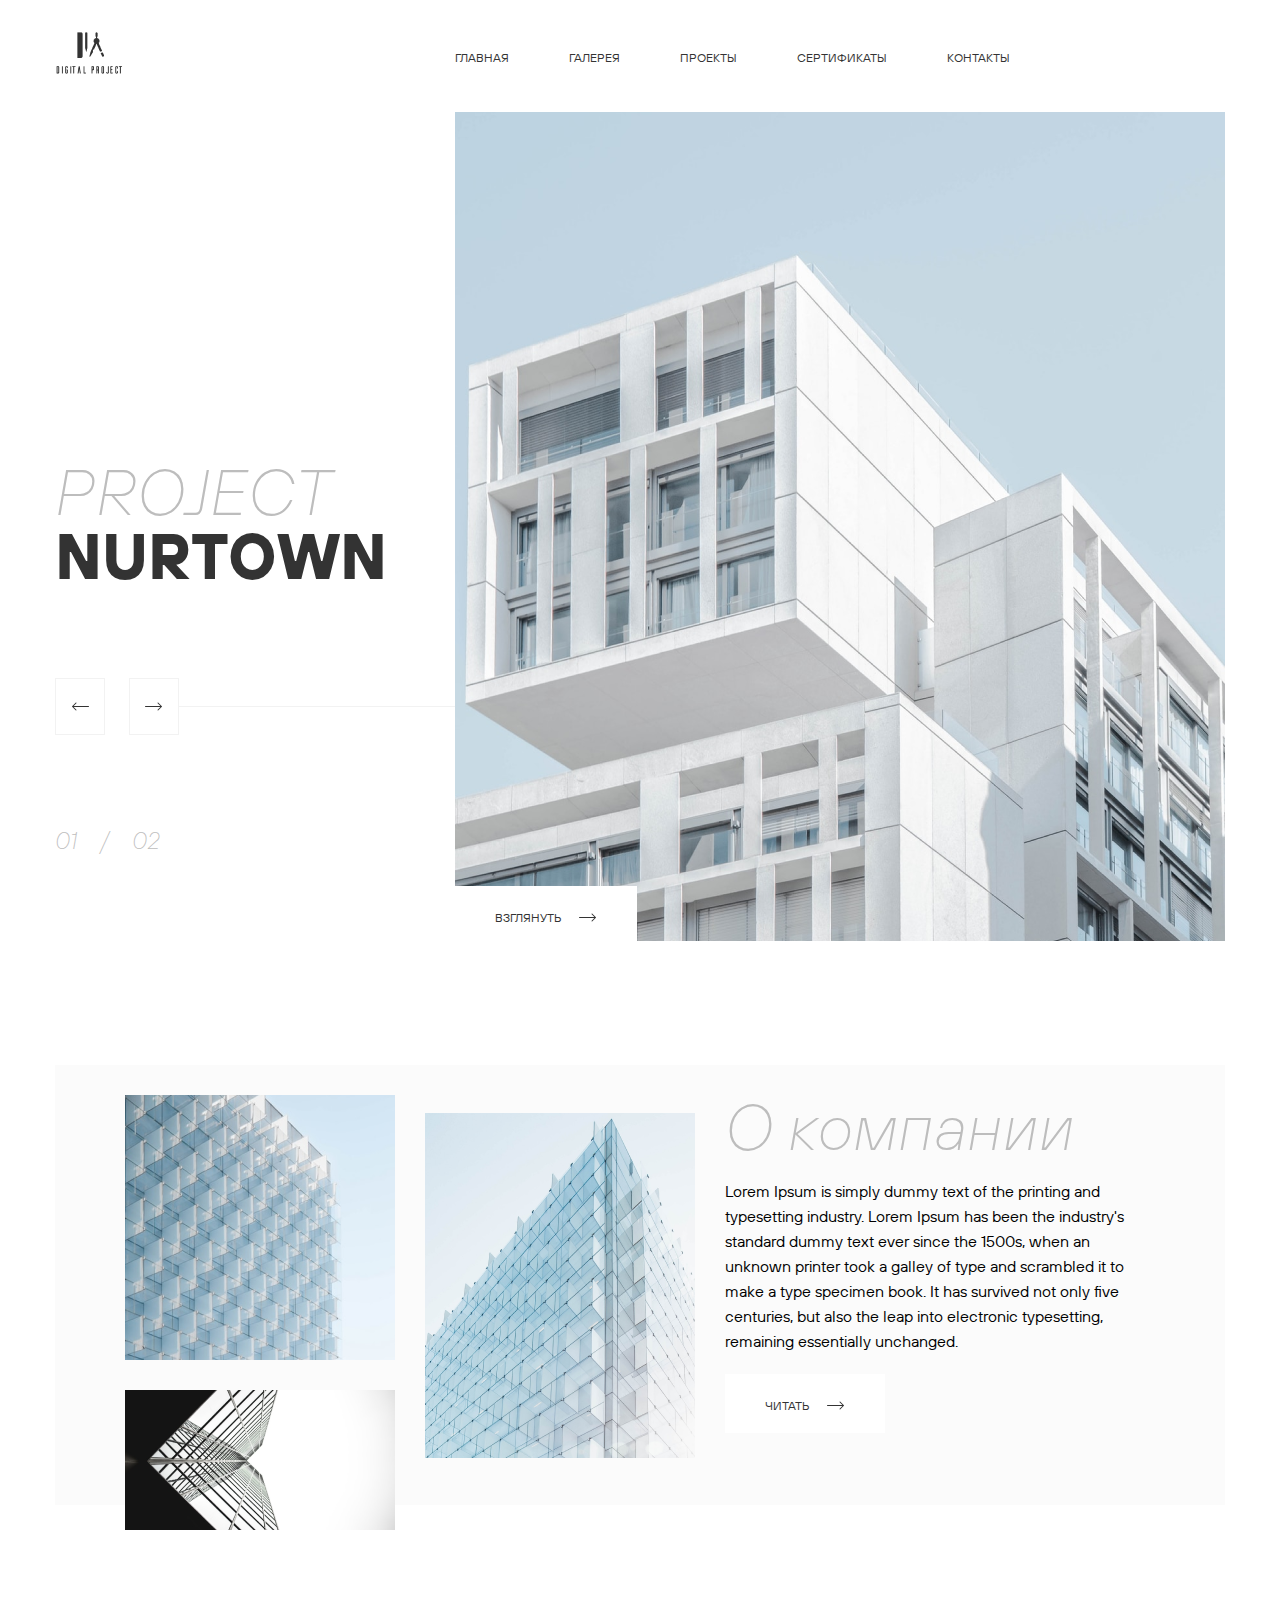
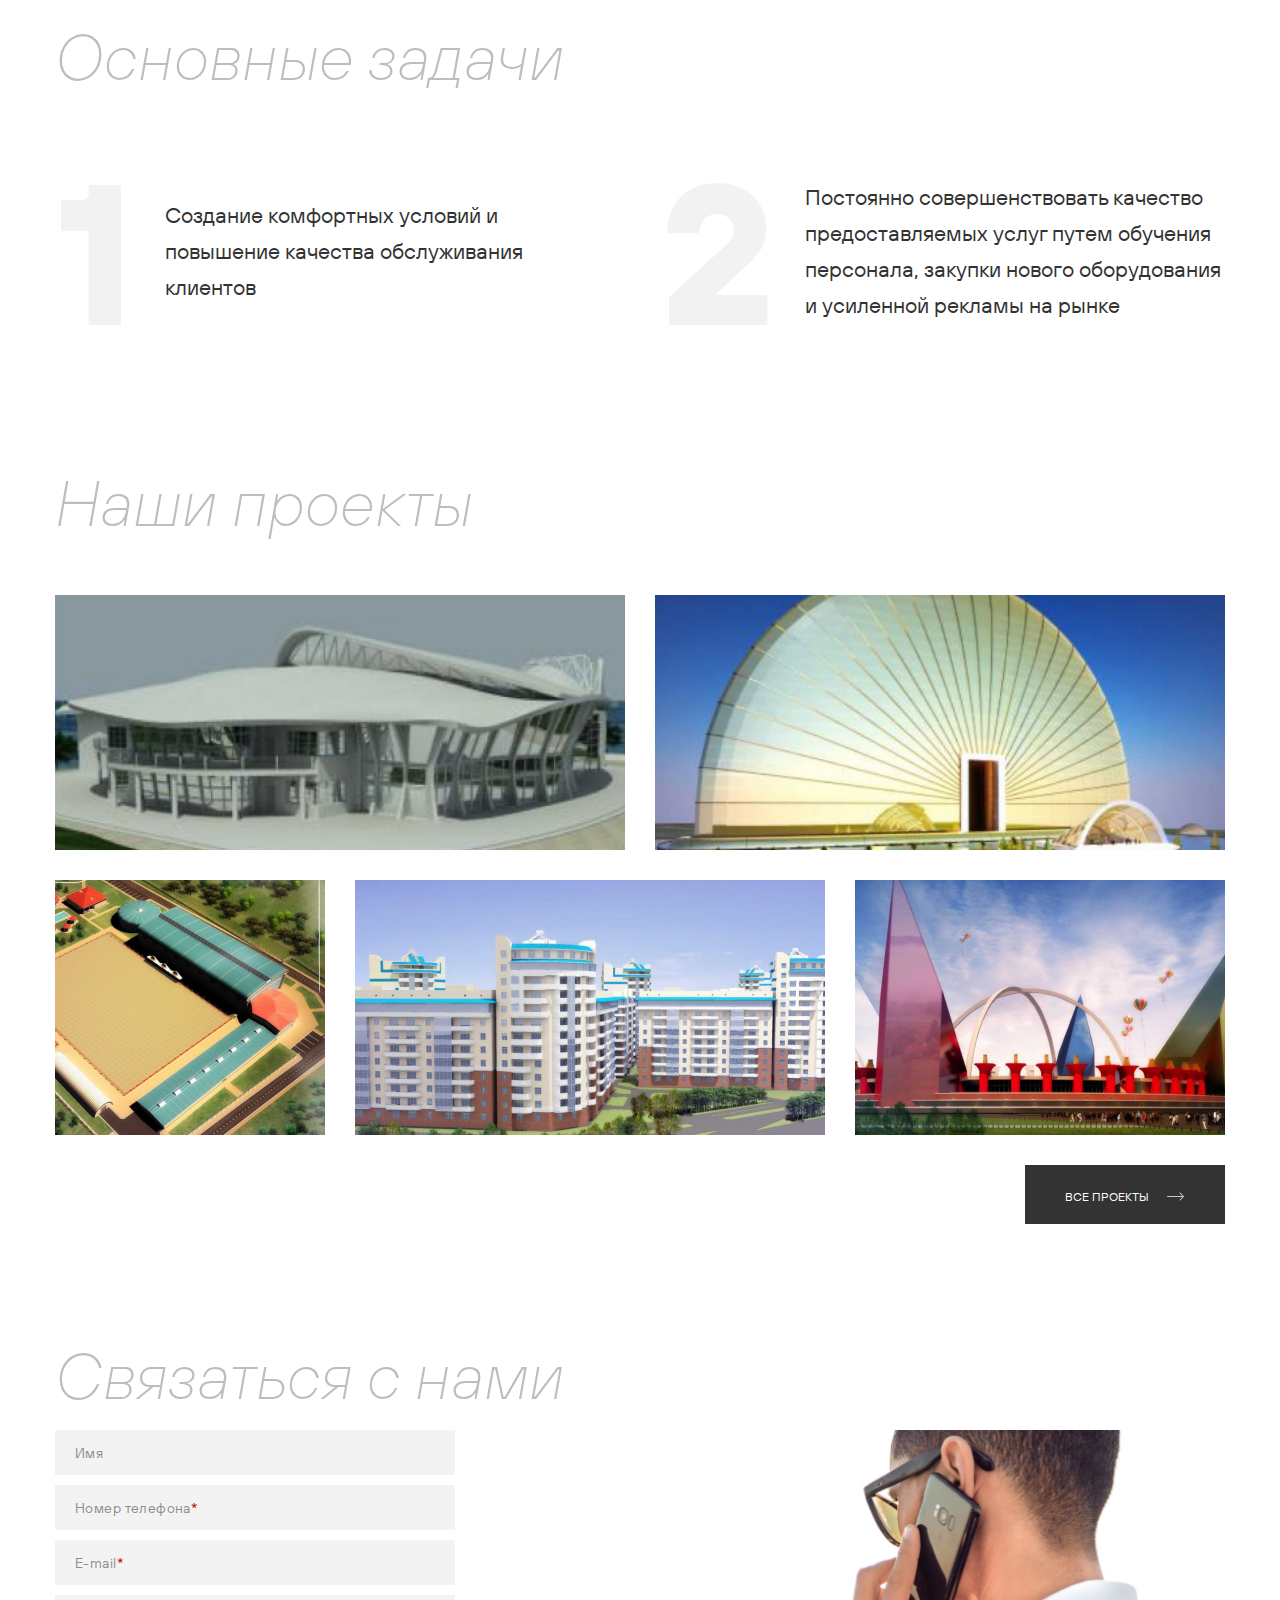
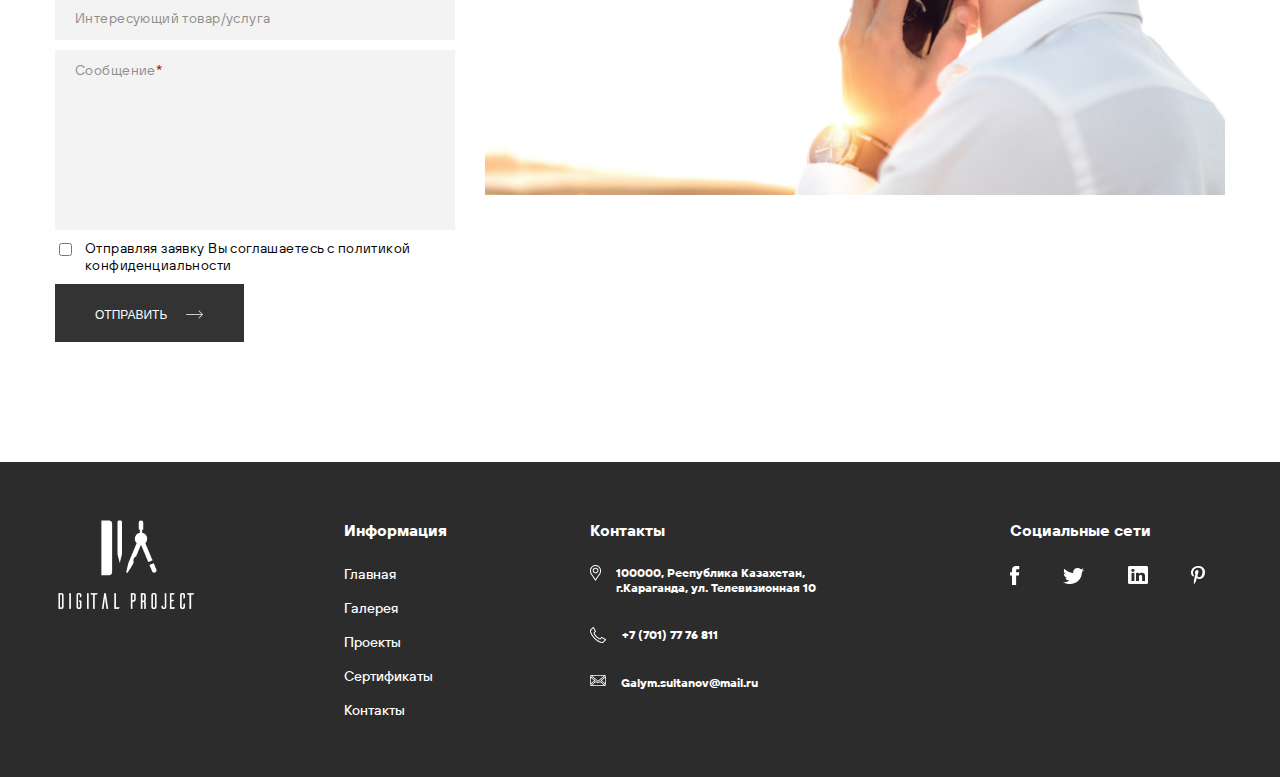
<file: index.html>
<!DOCTYPE html>
<html lang="en">

<head>
    <meta charset="UTF-8">
    <meta http-equiv="X-UA-Compatible" content="IE=edge">
    <meta name="viewport" content="width=device-width, initial-scale=1.0">
    <title>Document</title>
    <link rel="stylesheet" href="css/main.css">
</head>

<body>
    <nav class="navbar">
        <div class="container ">
            <div class="navbar-wrapper">
                <div class="navbar-img">
                    <a href="index.html">
                        <img src="./img/main/header/logo-header.png" alt="Digital Project">
                    </a>
                </div>
                <!-- ul>li*5>a   - emmet для создания такого меню -->
                <ul class="navbar-menu">
                    <li class="navbar-menu-item"><a href="index.html">Главная</a></li>
                    <li class="navbar-menu-item"><a href="/pages/gallery.html">Галерея</a></li>
                    <li class="navbar-menu-item"><a href="/pages/our-projects.html">Проекты</a></li>
                    <li class="navbar-menu-item"><a href="./pages/certificates.html">Сертификаты</a></li>
                    <li class="navbar-menu-item"><a href="./pages/contacts.html">Контакты</a></li>
                </ul>
            </div>
        </div>
    </nav>
    <header class="header">
        <div class="container">
            <div class="header-wrapper">
                <div class="header-wrapper-text">
                    <h2 class="title">PROJECT</h2>
                    <h2 class="subtitle">NURTOWN</h2>
                    <div class="header-wrapper-arrows">
                        <div class="header-wrapper-arrows-items">
                            <button type="button" class="arrow arrow-left">
                                <img src="./img/main/main-arrow-read.png" alt="left arrow">
                            </button>
                            <button type="button" class="arrow arrow-right">
                                <img src="./img/main/main-arrow-read.png" alt="right arrow">
                            </button>
                        </div>
                        <div class="header-wrapper-arrows-line"></div>
                    </div>
                    <div class="header-wrapper-pages">
                        <h4>01</h4>
                        <span>/</span>
                        <h4>02</h4>
                    </div>
                </div>
                <div class="header-wrapper-img">
                    <img src="./img/main/main1.png" alt="Project">
                    <a class="primary-button" href="#">Взглянуть <img src="./img/main/main-arrow-read.png"
                            alt="arrow read"></a>
                </div>
            </div>
        </div>
    </header>
    <section class="about">
        <div class="container">
            <div class="about-wrapper">
                <div class="about-wrapper-img">
                    <div class="about-wrapper-img-items">
                        <img src="./img/main/main3.png" alt="house">
                        <img src="./img/main/main2.png" alt="house">
                    </div>
                    <img src="./img/main//main4.png" alt="house">
                </div>
                <div class="about-wrapper-text">
                    <h4 class="title">О компании</h4>
                    <p>
                        Lorem Ipsum is simply dummy text of the printing and typesetting industry. Lorem Ipsum has been
                        the industry's standard dummy text ever since the 1500s, when an unknown printer took a galley
                        of type and scrambled it to make a type specimen book. It has survived not only five centuries,
                        but also the leap into electronic typesetting, remaining essentially unchanged.
                    </p>
                    <a class="primary-button" href="#">Читать <img src="./img/main/main-arrow-read.png"
                            alt="arrow read"></a>
                </div>
            </div>
        </div>
    </section>
    <section class="tasks">
        <div class="container">
            <h4 class="title">Основные задачи</h4>
            <div class="tasks-wrapper">
                <div class="tasks-wrapper-item">
                    <h3 class="tasks-wrapper-item-number">1</h3>
                    <p class="tasks-wrapper-item-text">Создание комфортных условий и повышение качества обслуживания
                        клиентов</p>
                </div>
                <div class="tasks-wrapper-item">
                    <h3 class="tasks-wrapper-item-number">2</h3>
                    <p class="tasks-wrapper-item-text">Постоянно совершенствовать качество предоставляемых услуг путем
                        обучения персонала, закупки нового оборудования и усиленной рекламы на рынке</p>
                </div>
            </div>
        </div>
    </section>
    <section class="our">
        <div class="container">
            <h4 class="title">Наши проекты</h4>
            <div class="our-wrapper">
                <div class="our-wrapper-item">
                    <img src="/img/main/main6background.png" alt="project">
                    <img src="/img/main/main7.png" alt="project">
                </div>
                <div class="our-wrapper-item">
                    <img src="img/main/main8.png" alt="project">
                    <img src="img/main/main9.png" alt="project">
                    <img src="img/main/main10.png" alt="project">
                </div>
            </div>
            <div class="our-button">
                <a class="primary-button black" href="#">Все проекты <img src="/img/main/main-arrow-read.png"
                        alt="arrow read"></a>
            </div>
        </div>
    </section>
    <section class="contact">
        <div class="container">
            <h4 class="title">Связаться с нами</h4>
            <div class="contact-wrapper">
                <form class="contact-wrapper-form">
                    <div class="form-control">
                        <input id="name" class="form-input" type="text" placeholder="Имя">
                        <label class="form-label" for="name">Имя</label>
                    </div>
                    <div class="form-control">
                        <input class="form-input" type="tel" id="tel" placeholder="Номер телефона" required>
                        <label class="form-label" for="tel">Номер телефона</label>
                    </div>
                    <div class="form-control">
                        <input class="form-input" type="email" id="email" placeholder="E-mail" required>
                        <label class="form-label" for="email">E-mail</label>
                    </div>
                    <div class="form-control">
                        <input class="form-input" type="email" id="product" placeholder="Интересующий товар/услуга">
                        <label class="form-label" for="product">Интересующий товар/услуга</label>
                    </div>
                    <div class="form-control">
                        <textarea class="form-textarea" rows="10" id="text" required placeholder="Сообщение"></textarea>
                        <label class="form-label" for="text">Сообщение</label>
                    </div>
                    <div class="form-control">
                        <input type="checkbox" id="accept">
                        <label for="accept">
                            Отправляя заявку Вы соглашаетесь
                            с политикой
                            конфиденциальности
                        </label>
                    </div>
                    <button type="submit" class="primary-button black">ОТПРАВИТЬ <img
                            src="/img/main/main-arrow-read.png" alt="arrow send"></button>
                </form>
                <div class="contact-wrapper-img">
                    <img src="/img/main/main11.png" alt="">
                </div>
            </div>
        </div>
    </section>
    <footer class="footer">
        <div class="container">
            <div class="footer-wrapper">
                <div class="footer-wrapper-logo">
                    <img src="/img/main/footer/logo-footer.png" alt="logo">
                </div>
                <div class="footer-wrapper-info">
                    <h5 class="footer-title">Информация</h5>
                    <a href="#">Главная</a>
                    <a href="#">Галерея</a>
                    <a href="#">Проекты</a>
                    <a href="#">Сертификаты</a>
                    <a href="#">Контакты</a>
                </div>
                <div class="footer-wrapper-contacts">
                    <h5 class="footer-title">Контакты</h5>
                    <div class="footer-contact-item">
                        <img src="/img/main/footer/footer-geo1.png" alt="geo">
                        <h5>100000, Республика Казахстан,
                            г.Караганда, ул. Телевизионная 10</h5>
                    </div>
                    <div class="footer-contact-item">
                        <img src="/img/main/footer/footer-phone2.png" alt="tel">
                        <h5>+7 (701) 77 76 811</h5>
                    </div>
                    <div class="footer-contact-item">
                        <img src="/img/main/footer/footer-sms3.png" alt="sms">
                        <h5>Galym.sultanov@mail.ru</h5>
                    </div>
                </div>
                <div class="footer-wrapper-social">
                    <h5 class="footer-title">Социальные сети</h5>
                    <img src="/img/main/footer/1fb.png" alt="fb">
                    <img src="/img/main/footer/2twitter.png" alt="twitter">
                    <img src="/img/main/footer/3insta.png" alt="insta">
                    <img src="/img/main/footer/4pinterest.png" alt="pinterest">
                </div>
            </div>
            <h6 class="footer-copyright"></h6>
        </div>

    </footer>

</body>

</html>
</file>
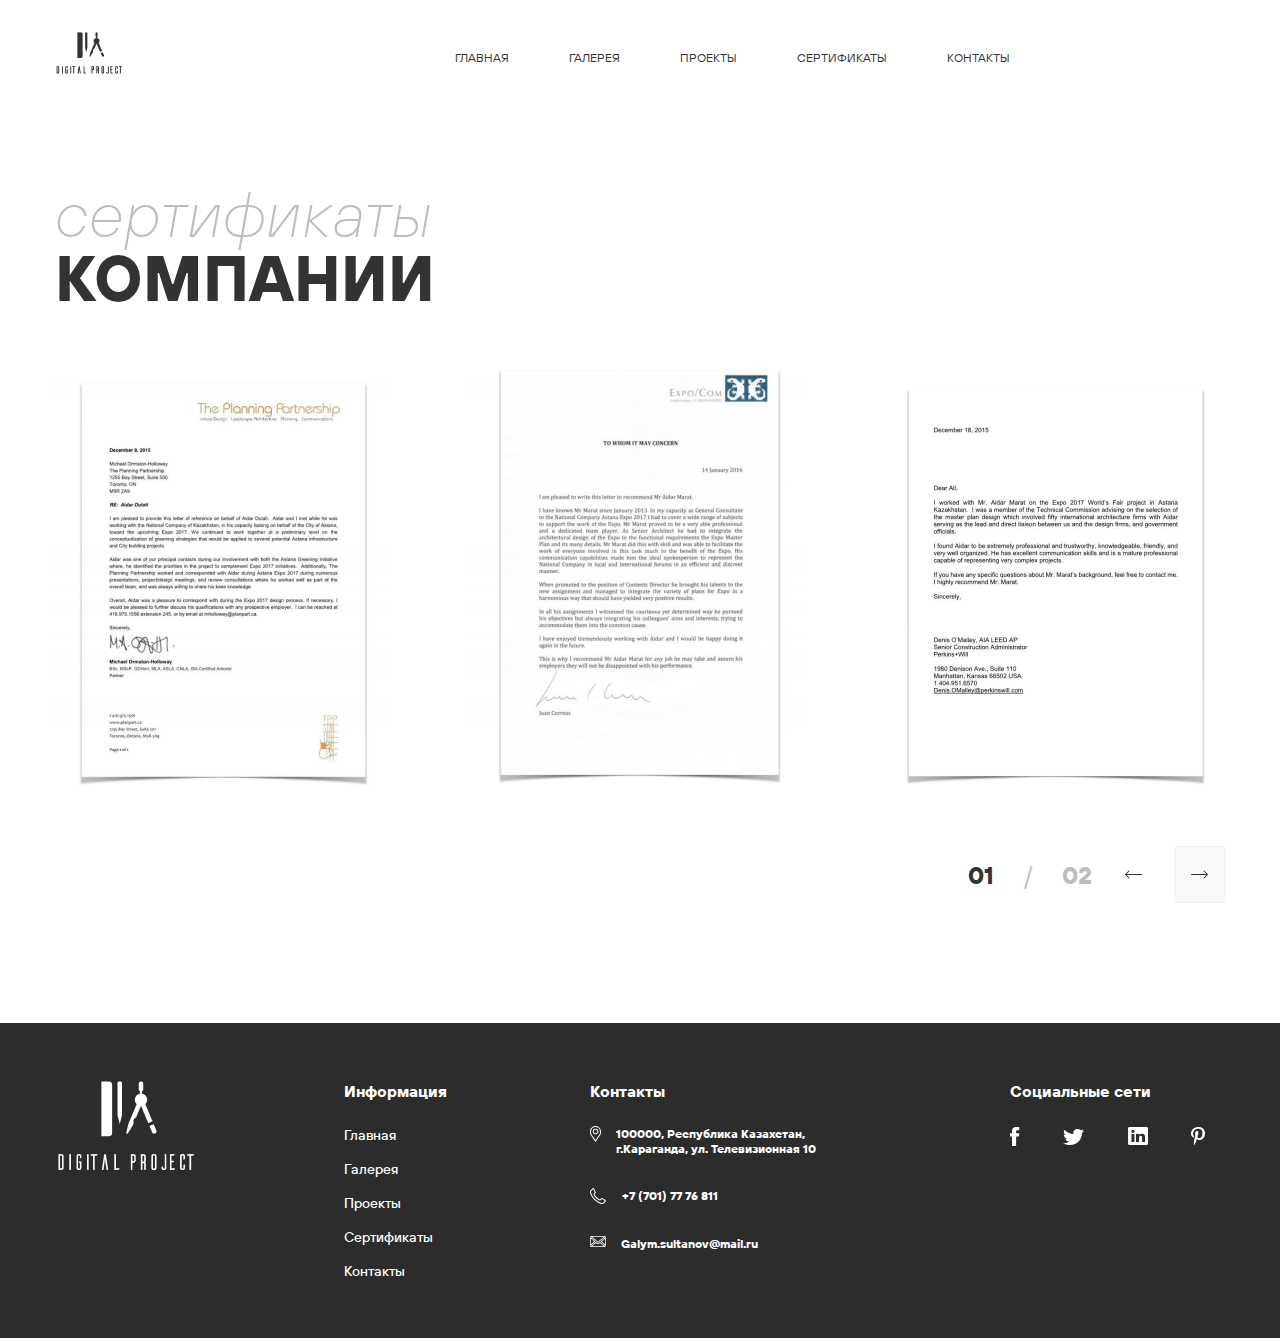
<file: pages/certificates.html>
<!DOCTYPE html>
<html lang="en">

<head>
    <meta charset="UTF-8">
    <meta http-equiv="X-UA-Compatible" content="IE=edge">
    <meta name="viewport" content="width=device-width, initial-scale=1.0">
    <title>certificates</title>
    <link rel="stylesheet" href="../css/certificates.css">
</head>
<nav class="navbar">
    <div class="container ">
        <div class="navbar-wrapper">
            <div class="navbar-img">
                <a href="index.html">
                    <img src="../img/main/header/logo-header.png" alt="Digital Project">
                </a>
            </div>
            <!-- ul>li*5>a   - emmet для создания такого меню -->
            <ul class="navbar-menu">
                <li class="navbar-menu-item"><a href="../index.html">Главная</a></li>
                <li class="navbar-menu-item"><a href="gallery.html">Галерея</a></li>
                <li class="navbar-menu-item"><a href="our-projects.html">Проекты</a></li>
                <li class="navbar-menu-item"><a href="./certificates.html">Сертификаты</a></li>
                <li class="navbar-menu-item"><a href="./contacts.html">Контакты</a></li>
            </ul>
        </div>
    </div>
</nav>

<div class="certificates">
    <div class="container">
        <div class="certificates-title">
            <h2 class="title">сертификаты</h2>
            <h2 class="subtitle">КОМПАНИИ</h2>
        </div>
        <div class="certificates-files">
            <div class="certificates-files-img">
                <img src="/img/certificates/certificates1.png" alt="certificate">
            </div>
            <div class="certificates-files-img">
                <img src="/img/certificates/certificates2.png" alt="certificate">
            </div>
            <div class="certificates-files-img">
                <img src="/img/certificates/certificates3.png" alt="certificate">
            </div>
        </div>
        <div class="certificates-symbols">
            <div class="certificates-symbols-slider">
                <h4>01</h4>
                <span class="gray">/</span>
                <h4 class="gray">02</h4>
            </div>
            <div class="certificates-symbols-arrows">
                <button type="button" class="certificates-symbols-arrows-left">
                    <img src="../img/gallery/arrow gallery.png" alt="left arrow">
                </button>
                <button type="button" class="certificates-symbols-arrows-right">
                    <img src="../img/gallery/arrow gallery.png" alt="right arrow">
                </button>
            </div>
        </div>
    </div>

</div>

<footer class="footer">
    <div class="container">
        <div class="footer-wrapper">
            <div class="footer-wrapper-logo">
                <img src="/img/main/footer/logo-footer.png" alt="logo">
            </div>
            <div class="footer-wrapper-info">
                <h5 class="footer-title">Информация</h5>
                <a href="#">Главная</a>
                <a href="#">Галерея</a>
                <a href="#">Проекты</a>
                <a href="#">Сертификаты</a>
                <a href="#">Контакты</a>
            </div>
            <div class="footer-wrapper-contacts">
                <h5 class="footer-title">Контакты</h5>
                <div class="footer-contact-item">
                    <img src="/img/main/footer/footer-geo1.png" alt="geo">
                    <h5>100000, Республика Казахстан,
                        г.Караганда, ул. Телевизионная 10</h5>
                </div>
                <div class="footer-contact-item">
                    <img src="/img/main/footer/footer-phone2.png" alt="tel">
                    <h5>+7 (701) 77 76 811</h5>
                </div>
                <div class="footer-contact-item">
                    <img src="/img/main/footer/footer-sms3.png" alt="sms">
                    <h5>Galym.sultanov@mail.ru</h5>
                </div>
            </div>
            <div class="footer-wrapper-social">
                <h5 class="footer-title">Социальные сети</h5>
                <img src="/img/main/footer/1fb.png" alt="fb">
                <img src="/img/main/footer/2twitter.png" alt="twitter">
                <img src="/img/main/footer/3insta.png" alt="insta">
                <img src="/img/main/footer/4pinterest.png" alt="pinterest">
            </div>
        </div>
        <h6 class="footer-copyright"></h6>
    </div>

</footer>

<body>

</body>

</html>
</file>
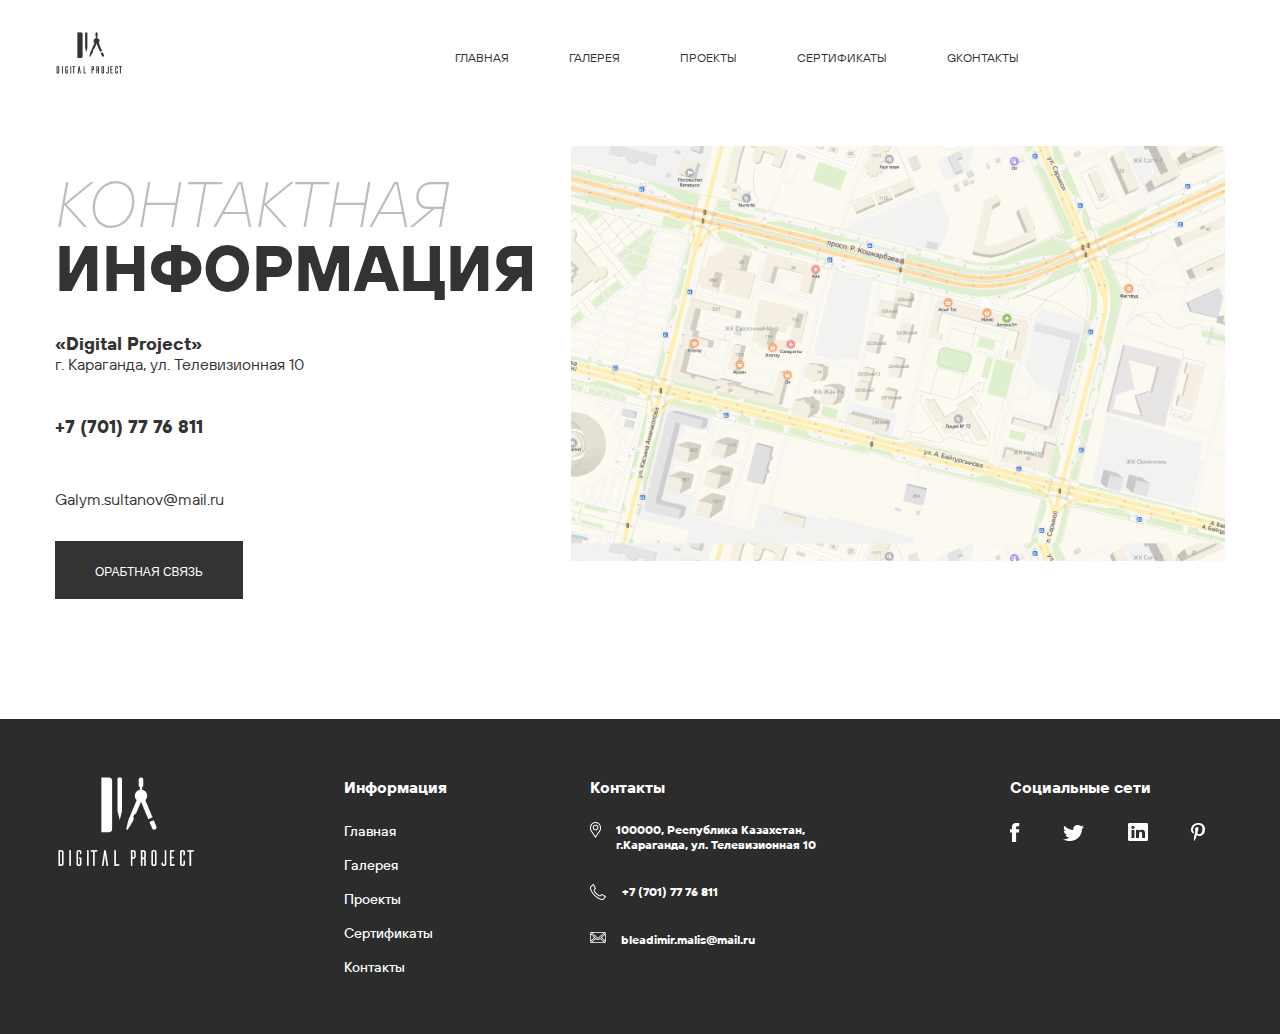
<file: pages/contacts.html>
<!DOCTYPE html>
<html lang="en">

<head>
    <meta charset="UTF-8">
    <meta http-equiv="X-UA-Compatible" content="IE=edge">
    <meta name="viewport" content="width=device-width, initial-scale=1.0">
    <title>contacts</title>
    <link rel="stylesheet" href="../css/contacts.css">
</head>
<nav class="navbar">
    <div class="container ">
        <div class="navbar-wrapper">
            <div class="navbar-img">
                <a href="index.html">
                    <img src="../img/main/header/logo-header.png" alt="Digital Project">
                </a>
            </div>
            <!-- ul>li*5>a   - emmet для создания такого меню -->
            <ul class="navbar-menu">
                <li class="navbar-menu-item"><a href="../index.html">Главная</a></li>
                <li class="navbar-menu-item"><a href="gallery.html">Галерея</a></li>
                <li class="navbar-menu-item"><a href="our-projects.html">Проекты</a></li>
                <li class="navbar-menu-item"><a href="./certificates.html">Сертификаты</a></li>
                <li class="navbar-menu-item"><a href="./contacts.html">gКонтакты</a></li>
            </ul>
        </div>
    </div>
</nav>

<div class="contacts">
    <div class="container">
        <div class="contacts-wrapper">
            <div class="contacts-wrapper-text">
                <div class="contacts-wrapper-text-title">
                    <h2 class="title">КОНТАКТНАЯ</h2>
                    <h2 class="subtitle">ИНФОРМАЦИЯ</h2>
                </div>
                <div class="contacts-wrapper-text-address">
                    <h4 class="bold">«Digital Project»</h4>
                    <h4>г. Караганда, ул. Телевизионная 10</h4>
                </div>
                <div class="contacts-wrapper-text-phone">
                    <h4 class="bold">+7 (701) 77 76 811</h4>
                </div>
                <div class="contacts-wrapper-text-mail">
                    <h4>Galym.sultanov@mail.ru</h4>
                </div>
                <button class="contacts-wrapper-text-but">Орабтная связь</button>
            </div>
            <div class="contacts-wrapper-map">
                <img src="/img/contacts/contacts.png" alt="">
            </div>
        </div>
    </div>
</div>

<footer class="footer">
    <div class="container">
        <div class="footer-wrapper">
            <div class="footer-wrapper-logo">
                <img src="/img/main/footer/logo-footer.png" alt="logo">
            </div>
            <div class="footer-wrapper-info">
                <h5 class="footer-title">Информация</h5>
                <a href="#">Главная</a>
                <a href="#">Галерея</a>
                <a href="#">Проекты</a>
                <a href="#">Сертификаты</a>
                <a href="#">Контакты</a>
            </div>
            <div class="footer-wrapper-contacts">
                <h5 class="footer-title">Контакты</h5>
                <div class="footer-contact-item">
                    <img src="/img/main/footer/footer-geo1.png" alt="geo">
                    <h5>100000, Республика Казахстан,
                        г.Караганда, ул. Телевизионная 10</h5>
                </div>
                <div class="footer-contact-item">
                    <img src="/img/main/footer/footer-phone2.png" alt="tel">
                    <h5>+7 (701) 77 76 811</h5>
                </div>
                <div class="footer-contact-item">
                    <img src="/img/main/footer/footer-sms3.png" alt="sms">
                    <h5>bleadimir.malis@mail.ru</h5>
                </div>
            </div>
            <div class="footer-wrapper-social">
                <h5 class="footer-title">Социальные сети</h5>
                <img src="/img/main/footer/1fb.png" alt="fb">
                <img src="/img/main/footer/2twitter.png" alt="twitter">
                <img src="/img/main/footer/3insta.png" alt="insta">
                <img src="/img/main/footer/4pinterest.png" alt="pinterest">
            </div>
        </div>
        <h6 class="footer-copyright"></h6>
    </div>

</footer>

<body>

</body>

</html>
</file>
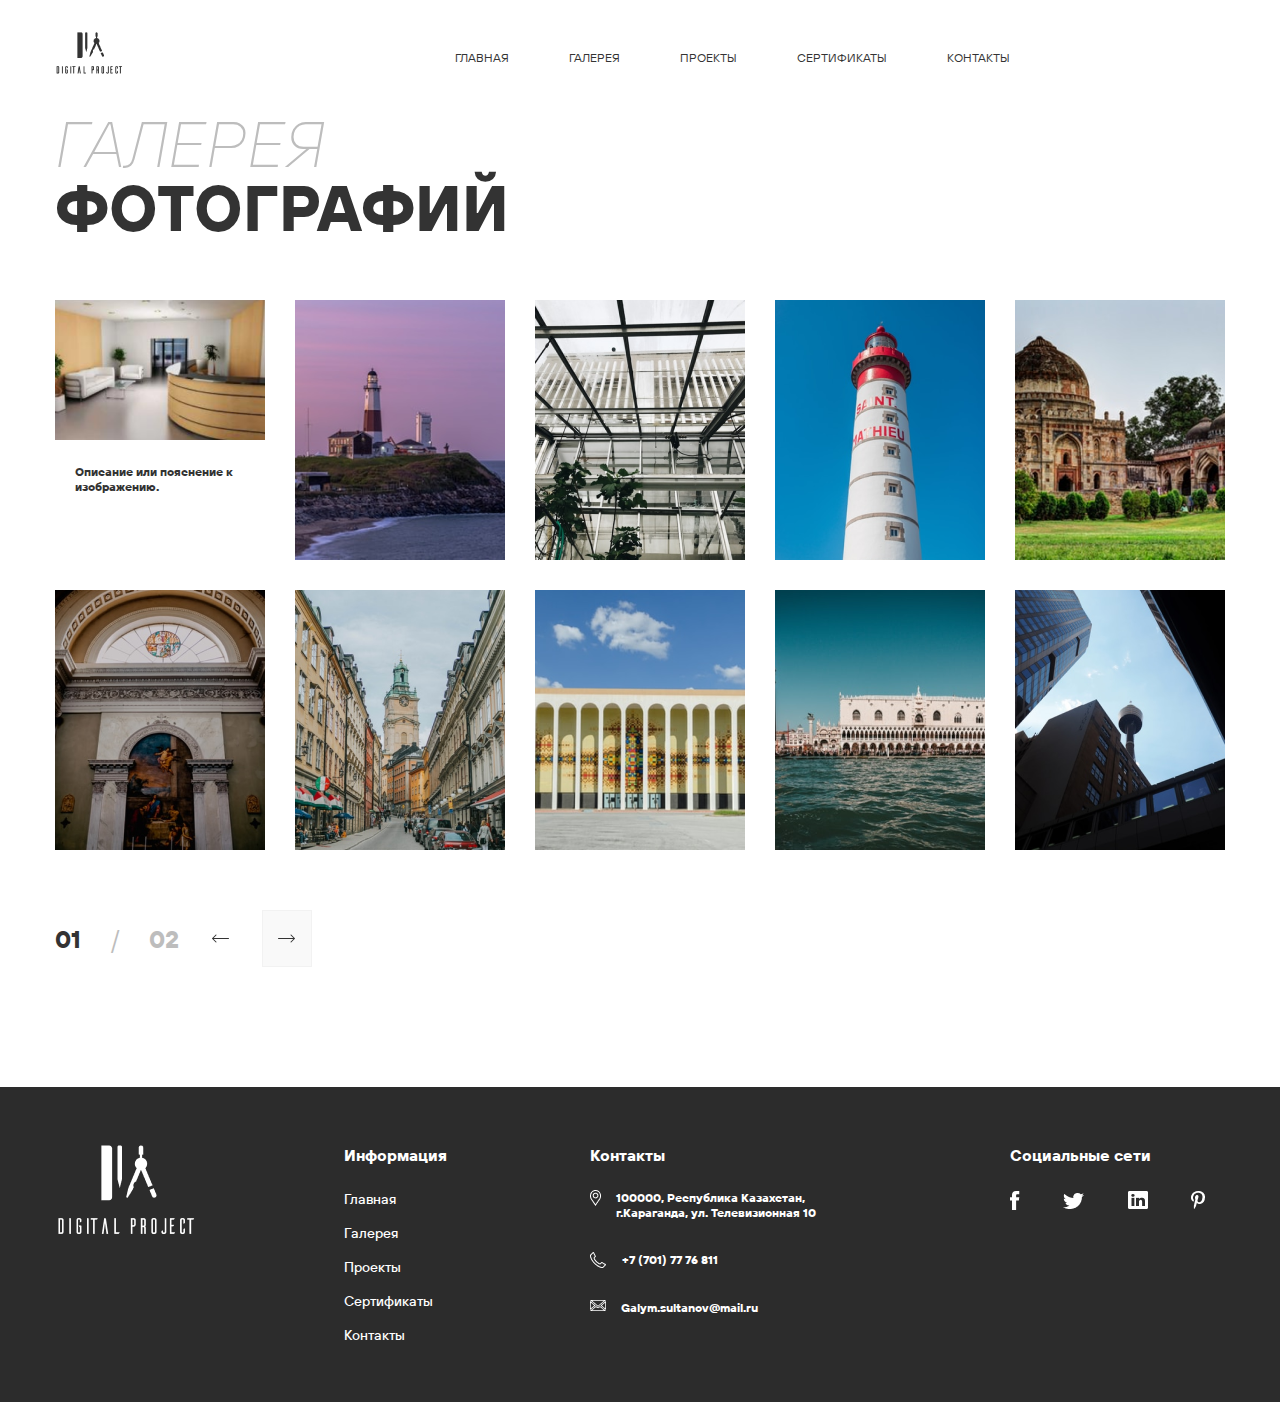
<file: pages/gallery.html>
<!DOCTYPE html>
<html lang="en">

<head>
    <meta charset="UTF-8">
    <meta http-equiv="X-UA-Compatible" content="IE=edge">
    <meta name="viewport" content="width=device-width, initial-scale=1.0">
    <title>Gallery</title>
    <link rel="stylesheet" href="/css/gallery.css">
</head>

<body>
    <nav class="navbar">
        <div class="container ">
            <div class="navbar-wrapper">
                <div class="navbar-img">
                    <a href="index.html">
                        <img src="../img/main/header/logo-header.png" alt="Digital Project">
                    </a>
                </div>
                <!-- ul>li*5>a   - emmet для создания такого меню -->
                <ul class="navbar-menu">
                    <li class="navbar-menu-item"><a href="../index.html">Главная</a></li>
                    <li class="navbar-menu-item"><a href="gallery.html">Галерея</a></li>
                    <li class="navbar-menu-item"><a href="our-projects.html">Проекты</a></li>
                    <li class="navbar-menu-item"><a href="./certificates.html">Сертификаты</a></li>
                    <li class="navbar-menu-item"><a href="./contacts.html">Контакты</a></li>
                </ul>
            </div>
        </div>
    </nav>
    <div class="photo">
        <div class="container">
            <h2 class="title">ГАЛЕРЕЯ</h2>
            <h2 class="subtitle">ФОТОГРАФИЙ</h2>
            <div class="photo-wrapper">
                <div class="photo-wrapper-item">
                    <div class="photo-wrapper-item-img">
                        <img src="/img/gallery/gallery1.png" alt="photo1">
                    </div>
                    <div class="photo-wrapper-item-text">
                        <h5>Описание или пояснение к изображению.</h5>
                    </div>
                </div>
                <img src="/img/gallery/gallery2.png" alt="img">
                <img src="/img/gallery/gallery3.png" alt="img">
                <img src="/img/gallery/gallery4.png" alt="img">
                <img src="/img/gallery/gallery5.png" alt="img">
            </div>
            <div class="photo-wrapper items">
                <img src="/img/gallery/gallery6.png" alt="img">
                <img src="/img/gallery/gallery7.png" alt="img">
                <img src="/img/gallery/gallery8.png" alt="img">
                <img src="/img/gallery/gallery9.png" alt="img">
                <img src="/img/gallery/gallery10.png" alt="img">
            </div>
            <div class="photo-wrapper-symbols">
                <div class="photo-wrapper-symbols-slider">
                    <h4 >01</h4>
                    <span class="gray">/</span>
                    <h4 class="gray" >02</h4>
                </div>
                <div class="photo-wrapper-symbols-arrows">
                    <button type="button" class="photo-wrapper-symbols-arrows-left">
                        <img src="../img/gallery/arrow gallery.png" alt="left arrow">
                    </button>
                    <button type="button" class="photo-wrapper-symbols-arrows-right">
                        <img src="../img/gallery/arrow gallery.png" alt="right arrow">
                    </button>
                </div>
            </div>

        </div>
    </div>


    <footer class="footer">
        <div class="container">
            <div class="footer-wrapper">
                <div class="footer-wrapper-logo">
                    <img src="/img/main/footer/logo-footer.png" alt="logo">
                </div>
                <div class="footer-wrapper-info">
                    <h5 class="footer-title">Информация</h5>
                    <a href="#">Главная</a>
                    <a href="#">Галерея</a>
                    <a href="#">Проекты</a>
                    <a href="#">Сертификаты</a>
                    <a href="#">Контакты</a>
                </div>
                <div class="footer-wrapper-contacts">
                    <h5 class="footer-title">Контакты</h5>
                    <div class="footer-contact-item">
                        <img src="/img/main/footer/footer-geo1.png" alt="geo">
                        <h5>100000, Республика Казахстан,
                            г.Караганда, ул. Телевизионная 10</h5>
                    </div>
                    <div class="footer-contact-item">
                        <img src="/img/main/footer/footer-phone2.png" alt="tel">
                        <h5>+7 (701) 77 76 811</h5>
                    </div>
                    <div class="footer-contact-item">
                        <img src="/img/main/footer/footer-sms3.png" alt="sms">
                        <h5>Galym.sultanov@mail.ru</h5>
                    </div>
                </div>
                <div class="footer-wrapper-social">
                    <h5 class="footer-title">Социальные сети</h5>
                    <img src="/img/main/footer/1fb.png" alt="fb">
                    <img src="/img/main/footer/2twitter.png" alt="twitter">
                    <img src="/img/main/footer/3insta.png" alt="insta">
                    <img src="/img/main/footer/4pinterest.png" alt="pinterest">
                </div>
            </div>
            <h6 class="footer-copyright"></h6>
        </div>

    </footer>

</body>

</html>
</file>
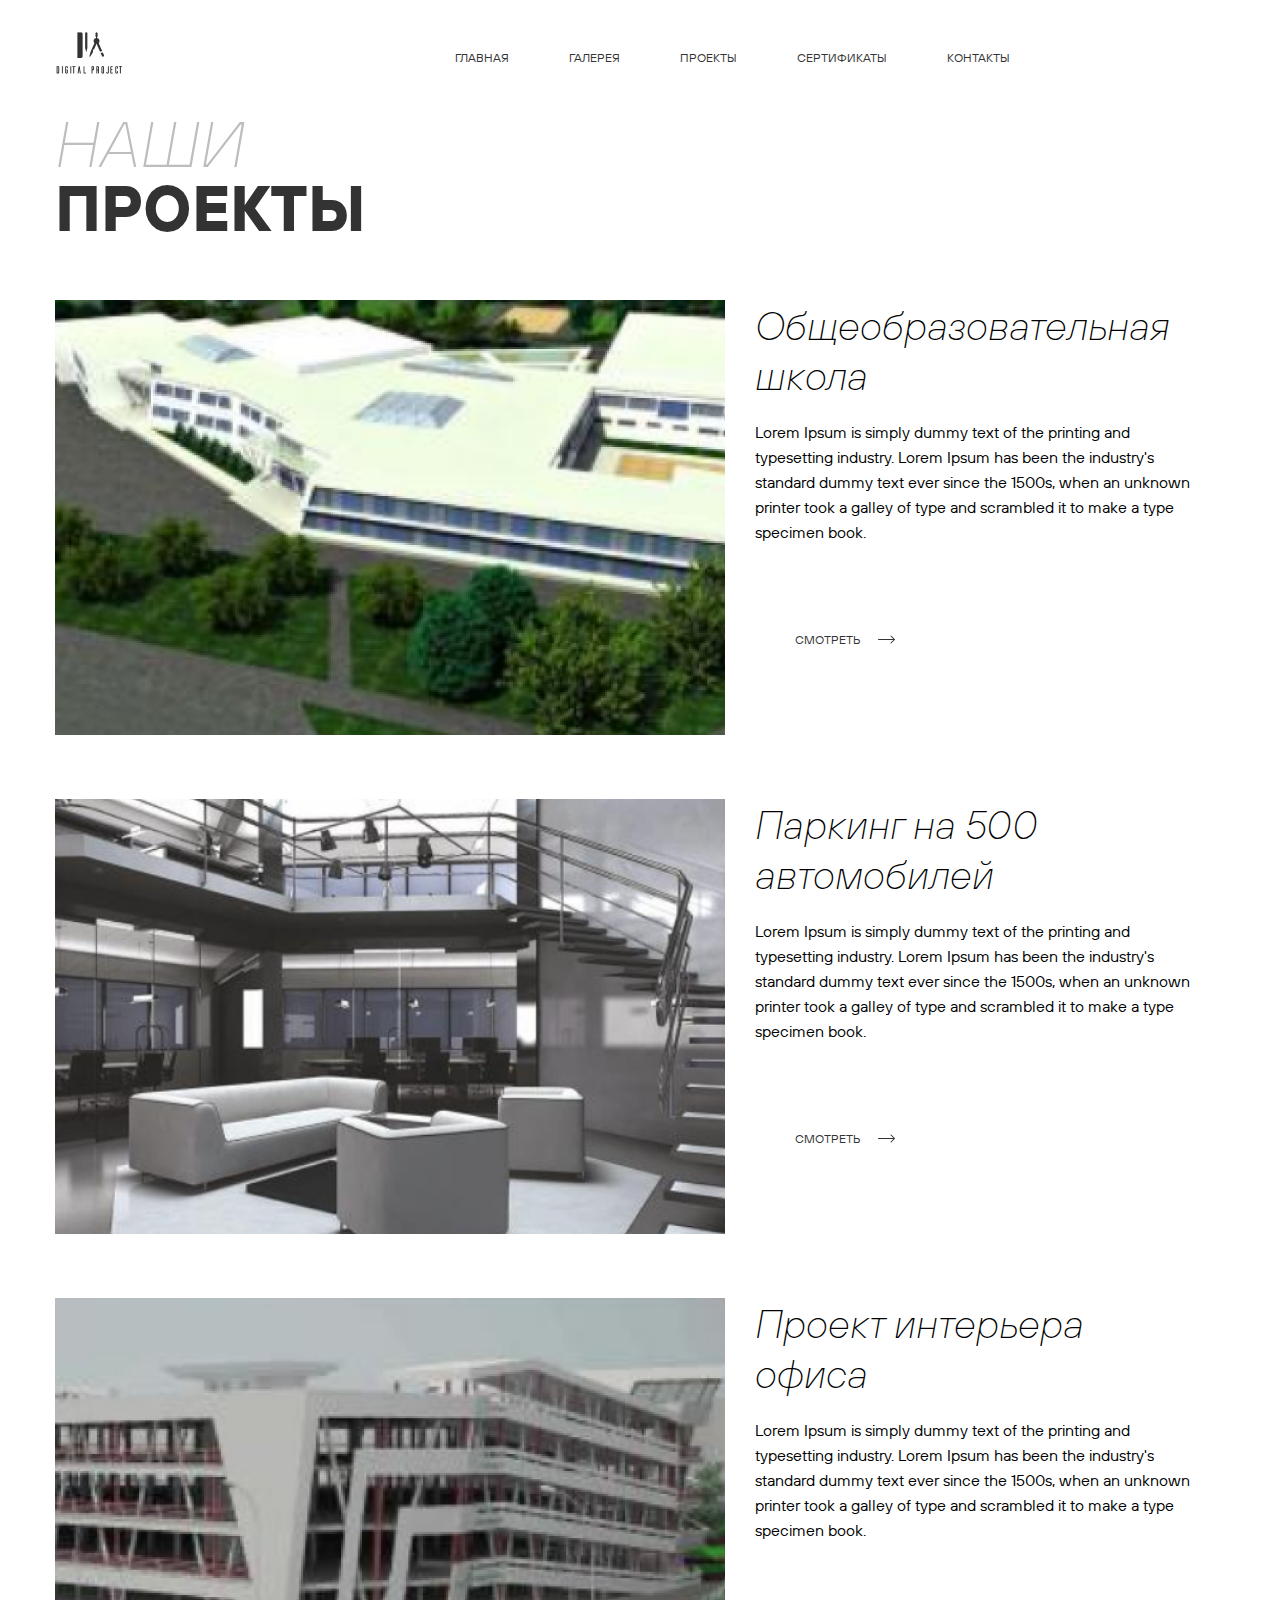
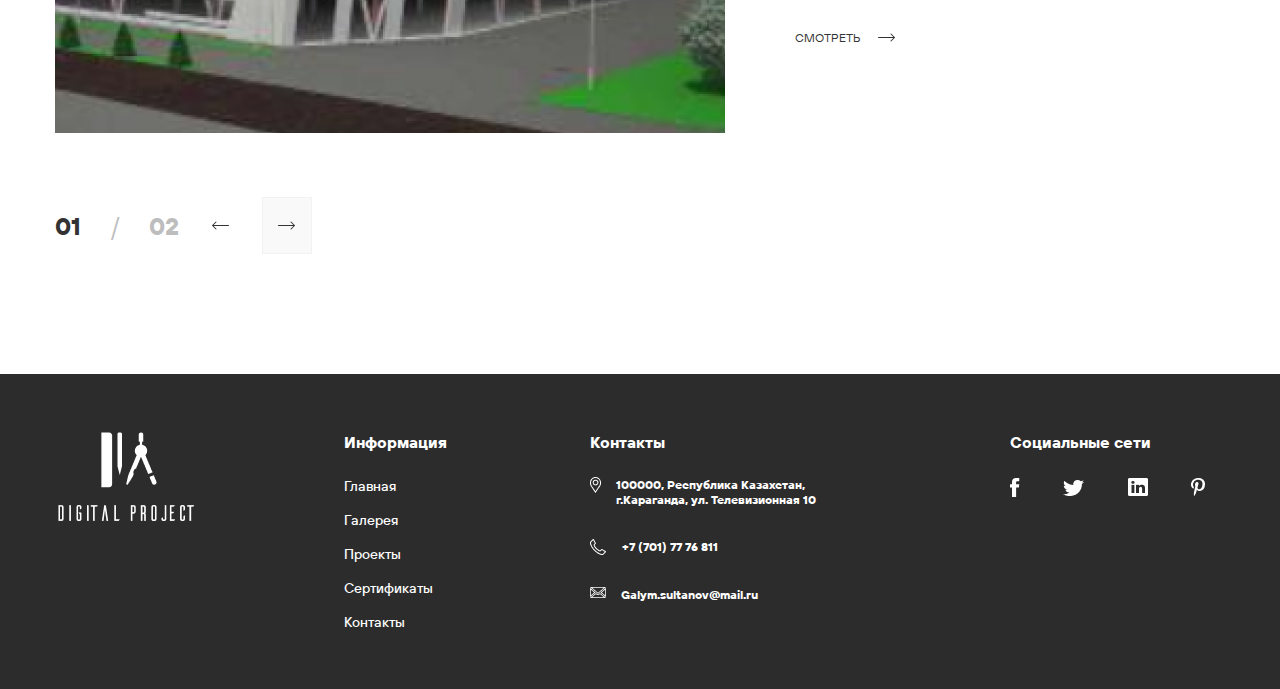
<file: pages/our-projects.html>
<!DOCTYPE html>
<html lang="en">

<head>
    <meta charset="UTF-8">
    <meta http-equiv="X-UA-Compatible" content="IE=edge">
    <meta name="viewport" content="width=device-width, initial-scale=1.0">
    <title>Our projects</title>
    <link rel="stylesheet" href="/css/projects.css">
</head>
<nav class="navbar">
    <div class="container ">
        <div class="navbar-wrapper">
            <div class="navbar-img">
                <a href="index.html">
                    <img src="../img/main/header/logo-header.png" alt="Digital Project">
                </a>
            </div>
            <!-- ul>li*5>a   - emmet для создания такого меню -->
            <ul class="navbar-menu">
                <li class="navbar-menu-item"><a href="../index.html">Главная</a></li>
                <li class="navbar-menu-item"><a href="gallery.html">Галерея</a></li>
                <li class="navbar-menu-item"><a href="our-projects.html">Проекты</a></li>
                <li class="navbar-menu-item"><a href="./certificates.html">Сертификаты</a></li>
                <li class="navbar-menu-item"><a href="./contacts.html">Контакты</a></li>
            </ul>
        </div>
    </div>
</nav>

<section class="our">
    <div class="container">
        <h2 class="title">НАШИ</h2>
        <h2 class="subtitle">ПРОЕКТЫ</h2>
        <div class="our-wrapper">
            <div class="our-wrapper-example">
                <div class="our-wrapper-example-img">
                    <img src="/img/projects/project1.png" alt="project1">
                </div>
                <div class="our-wrapper-example-text">
                     <h3>Общеобразовательная школа</h3>
                     <h4>Lorem Ipsum is simply dummy text of the printing and typesetting industry. Lorem Ipsum has been the industry's standard dummy text ever since the 1500s, when an unknown printer took a galley of type and scrambled it to make a type specimen book.</h4>
                     <a class="primary-button" href="parking.html">Смотреть <img src="../img/main/main-arrow-read.png "
                        alt="arrow read"></a>
                </div>
            </div>
            <div class="our-wrapper-example">
                <div class="our-wrapper-example-img">
                    <img src="/img/projects/project2.png" alt="project2">
                </div>
                <div class="our-wrapper-example-text">
                     <h3>Паркинг на 500 автомобилей</h3>
                     <h4>Lorem Ipsum is simply dummy text of the printing and typesetting industry. Lorem Ipsum has been the industry's standard dummy text ever since the 1500s, when an unknown printer took a galley of type and scrambled it to make a type specimen book.</h4>
                     <a class="primary-button" href="parking.html">Смотреть <img src="../img/main/main-arrow-read.png "
                        alt="arrow read"></a>
                </div>
            </div>
            <div class="our-wrapper-example">
                <div class="our-wrapper-example-img">
                    <img src="/img/projects/project3.png" alt="project3">
                </div>
                <div class="our-wrapper-example-text">
                     <h3>Проект интерьера офиса</h3>
                     <h4>Lorem Ipsum is simply dummy text of the printing and typesetting industry. Lorem Ipsum has been the industry's standard dummy text ever since the 1500s, when an unknown printer took a galley of type and scrambled it to make a type specimen book.</h4>
                     <a class="primary-button" href="parking.html">Смотреть <img src="../img/main/main-arrow-read.png "
                        alt="arrow read"></a>
                </div>
            </div>
        </div> 
        <div class="our-symbols">
            <div class="our-symbols-slider">
                <h4 >01</h4>
                <span class="gray">/</span>
                <h4 class="gray" >02</h4>
            </div>
            <div class="our-symbols-arrows">
                <button type="button" class="our-symbols-arrows-left">
                    <img src="../img/gallery/arrow gallery.png" alt="left arrow">
                </button>
                <button type="button" class="our-symbols-arrows-right">
                    <img src="../img/gallery/arrow gallery.png" alt="right arrow">
                </button>
            </div>
        </div>

    </div>

</section>


<footer class="footer">
    <div class="container">
        <div class="footer-wrapper">
            <div class="footer-wrapper-logo">
                <img src="/img/main/footer/logo-footer.png" alt="logo">
            </div>
            <div class="footer-wrapper-info">
                <h5 class="footer-title">Информация</h5>
                <a href="#">Главная</a>
                <a href="#">Галерея</a>
                <a href="#">Проекты</a>
                <a href="#">Сертификаты</a>
                <a href="#">Контакты</a>
            </div>
            <div class="footer-wrapper-contacts">
                <h5 class="footer-title">Контакты</h5>
                <div class="footer-contact-item">
                    <img src="/img/main/footer/footer-geo1.png" alt="geo">
                    <h5>100000, Республика Казахстан,
                        г.Караганда, ул. Телевизионная 10</h5>
                </div>
                <div class="footer-contact-item">
                    <img src="/img/main/footer/footer-phone2.png" alt="tel">
                    <h5>+7 (701) 77 76 811</h5>
                </div>
                <div class="footer-contact-item">
                    <img src="/img/main/footer/footer-sms3.png" alt="sms">
                    <h5>Galym.sultanov@mail.ru</h5>
                </div>
            </div>
            <div class="footer-wrapper-social">
                <h5 class="footer-title">Социальные сети</h5>
                <img src="/img/main/footer/1fb.png" alt="fb">
                <img src="/img/main/footer/2twitter.png" alt="twitter">
                <img src="/img/main/footer/3insta.png" alt="insta">
                <img src="/img/main/footer/4pinterest.png" alt="pinterest">
            </div>
        </div>
        <h6 class="footer-copyright"></h6>
    </div>

</footer>

<body>

</body>

</html>
</file>
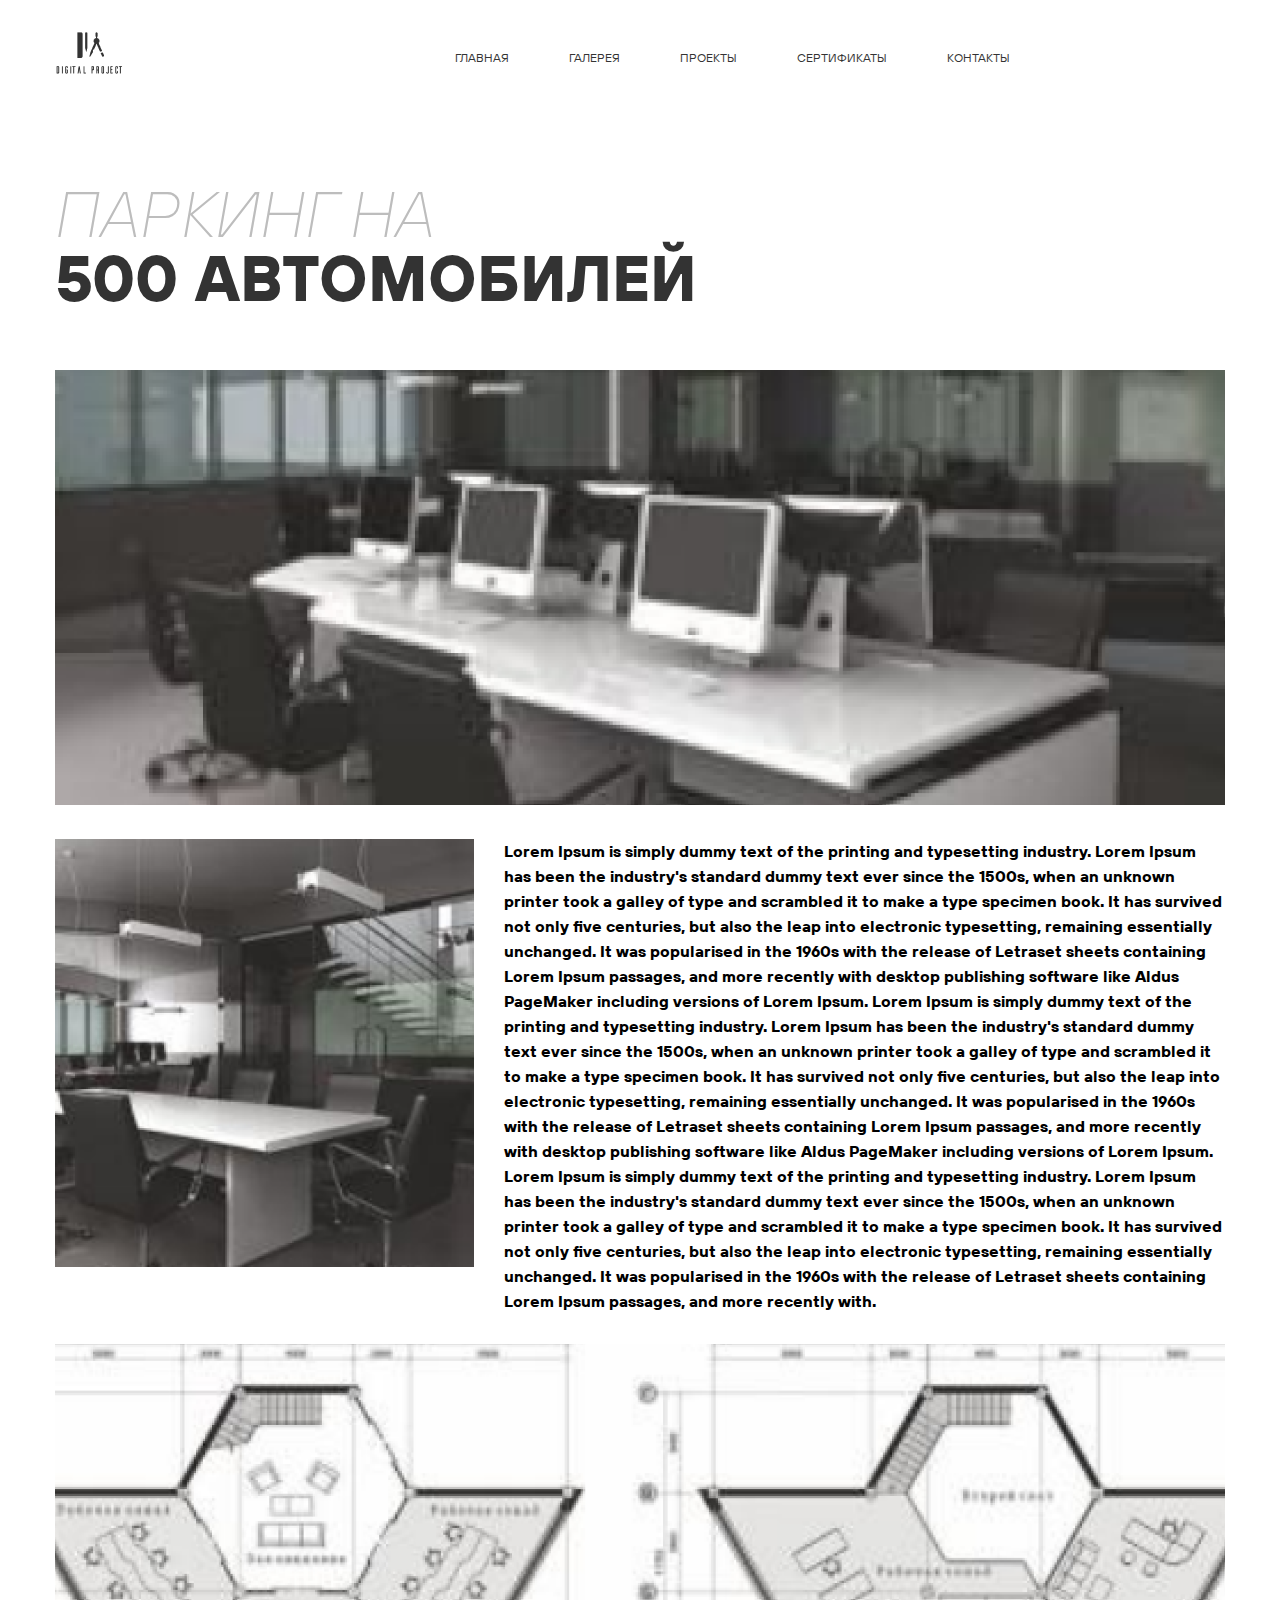
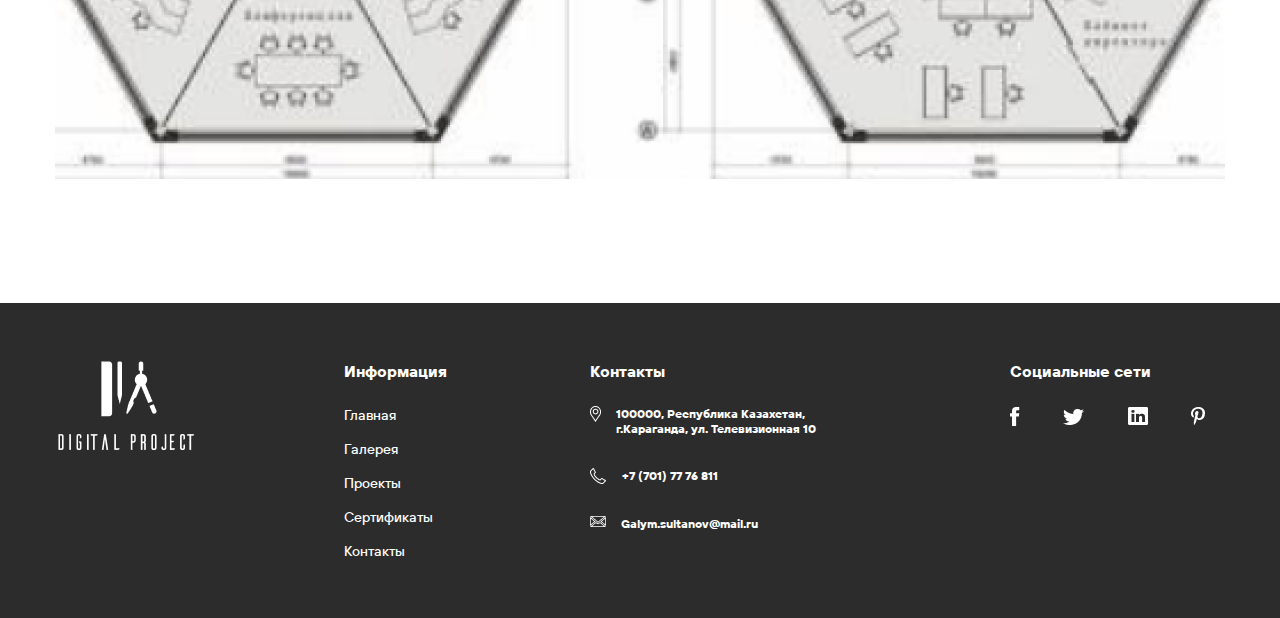
<file: pages/parking.html>
<!DOCTYPE html>
<html lang="en">

<head>
    <meta charset="UTF-8">
    <meta http-equiv="X-UA-Compatible" content="IE=edge">
    <meta name="viewport" content="width=device-width, initial-scale=1.0">
    <title>parking</title>
    <link rel="stylesheet" href="../css/parking.css">
</head>
<nav class="navbar">
    <div class="container ">
        <div class="navbar-wrapper">
            <div class="navbar-img">
                <a href="index.html">
                    <img src="../img/main/header/logo-header.png" alt="Digital Project">
                </a>
            </div>
            <!-- ul>li*5>a   - emmet для создания такого меню -->
            <ul class="navbar-menu">
                <li class="navbar-menu-item"><a href="../index.html">Главная</a></li>
                <li class="navbar-menu-item"><a href="gallery.html">Галерея</a></li>
                <li class="navbar-menu-item"><a href="our-projects.html">Проекты</a></li>
                <li class="navbar-menu-item"><a href="./certificates.html">Сертификаты</a></li>
                <li class="navbar-menu-item"><a href="./contacts.html">Контакты</a></li>
            </ul>
        </div>
    </div>
</nav>
<section class="parking">
    <div class="container">
        <div class="parking-title">
            <h2 class="title">ПАРКИНГ НА</h2>
            <h2 class="subtitle">500 АВТОМОБИЛЕЙ</h2>
        </div>
        <img src="/img/projects/project4.png" alt="parking">
        <div class="parking-info">
            <div class="parking-info-jpg">
                <img src="/img/projects/project5.png" alt="office">
            </div>
            <div class="parking-info-text">
                <h4>Lorem Ipsum is simply dummy text of the printing and typesetting industry. Lorem Ipsum has been the
                    industry's standard dummy text ever since the 1500s, when an unknown printer took a galley of type
                    and scrambled it to make a type specimen book. It has survived not only five centuries, but also the
                    leap into electronic typesetting, remaining essentially unchanged. It was popularised in the 1960s
                    with the release of Letraset sheets containing Lorem Ipsum passages, and more recently with desktop
                    publishing software like Aldus PageMaker including versions of Lorem Ipsum. Lorem Ipsum is simply
                    dummy text of the printing and typesetting industry. Lorem Ipsum has been the industry's standard
                    dummy text ever since the 1500s, when an unknown printer took a galley of type and scrambled it to
                    make a type specimen book. It has survived not only five centuries, but also the leap into
                    electronic typesetting, remaining essentially unchanged. It was popularised in the 1960s with the
                    release of Letraset sheets containing Lorem Ipsum passages, and more recently with desktop
                    publishing software like Aldus PageMaker including versions of Lorem Ipsum. Lorem Ipsum is simply
                    dummy text of the printing and typesetting industry. Lorem Ipsum has been the industry's standard
                    dummy text ever since the 1500s, when an unknown printer took a galley of type and scrambled it to
                    make a type specimen book. It has survived not only five centuries, but also the leap into
                    electronic typesetting, remaining essentially unchanged. It was popularised in the 1960s with the
                    release of Letraset sheets containing Lorem Ipsum passages, and more recently with.</h4>
            </div>
        </div>
        <img src="/img/projects/project6.png" alt="plan">
    </div>
</section>





<footer class="footer">
    <div class="container">
        <div class="footer-wrapper">
            <div class="footer-wrapper-logo">
                <img src="/img/main/footer/logo-footer.png" alt="logo">
            </div>
            <div class="footer-wrapper-info">
                <h5 class="footer-title">Информация</h5>
                <a href="#">Главная</a>
                <a href="#">Галерея</a>
                <a href="#">Проекты</a>
                <a href="#">Сертификаты</a>
                <a href="#">Контакты</a>
            </div>
            <div class="footer-wrapper-contacts">
                <h5 class="footer-title">Контакты</h5>
                <div class="footer-contact-item">
                    <img src="/img/main/footer/footer-geo1.png" alt="geo">
                    <h5>100000, Республика Казахстан,
                        г.Караганда, ул. Телевизионная 10</h5>
                </div>
                <div class="footer-contact-item">
                    <img src="/img/main/footer/footer-phone2.png" alt="tel">
                    <h5>+7 (701) 77 76 811</h5>
                </div>
                <div class="footer-contact-item">
                    <img src="/img/main/footer/footer-sms3.png" alt="sms">
                    <h5>Galym.sultanov@mail.ru</h5>
                </div>
            </div>
            <div class="footer-wrapper-social">
                <h5 class="footer-title">Социальные сети</h5>
                <img src="/img/main/footer/1fb.png" alt="fb">
                <img src="/img/main/footer/2twitter.png" alt="twitter">
                <img src="/img/main/footer/3insta.png" alt="insta">
                <img src="/img/main/footer/4pinterest.png" alt="pinterest">
            </div>
        </div>
        <h6 class="footer-copyright"></h6>
    </div>

</footer>

<body>

</body>

</html>
</file>
<file: css/main.css>
@charset "UTF-8";
@font-face {
  font-family: Hoves;
  src: url(../fonts/TT-Hoves-Thin.ttf) format("ttf"), url(../fonts/TT-Hoves-Thin.woff) format("woff"), url(../fonts/TT-Hoves-Thin.eot) format("eot");
  font-weight: 300;
}
@font-face {
  font-family: Hoves;
  src: url(../fonts/TT-Hoves-Regular.ttf) format("ttf"), url(../fonts/TT-Hoves-Regular.woff) format("woff"), url(../fonts/TT-Hoves-Regular.eot) format("eot");
  font-weight: 400;
}
@font-face {
  font-family: Hoves;
  src: url(../fonts/TT-Hoves-Medium.ttf) format("ttf"), url(../fonts/TT-Hoves-Medium.woff) format("woff"), url(../fonts/TT-Hoves-Medium.eot) format("eot");
  font-weight: 500;
}
@font-face {
  font-family: Hoves;
  src: url(../fonts/TT-Hoves-Bold.ttf) format("ttf"), url(../fonts/TT-Hoves-Bold.woff) format("woff"), url(../fonts/TT-Hoves-Bold.eot) format("eot");
  font-weight: 700;
}
.navbar {
  margin: 30px 0;
}
.navbar-wrapper {
  display: flex;
  align-items: center;
}
.navbar-img {
  max-width: 400px;
  width: 100%;
}
.navbar-menu {
  display: flex;
  /* Убираем точки для ul списка */
  list-style: none;
  gap: 60px;
}
.navbar-menu-item a {
  color: #333333;
  text-decoration: none;
  padding: 4px 0;
  transition: border 0.45s linear;
  border-top: 1px solid transparent;
  border-bottom: 1px solid transparent;
  text-transform: uppercase;
  font-size: 12px;
  font-weight: 400;
}
.navbar-menu-item a:hover {
  border-top: 1px solid #333333;
  border-bottom: 1px solid #333333;
}

.header-wrapper {
  display: flex;
  align-items: flex-end;
}
.header-wrapper-text {
  max-width: 400px;
  width: 100%;
  margin-bottom: 90px;
}
.header-wrapper-img {
  position: relative;
}
.header-wrapper-img a {
  position: absolute;
  left: 0;
  bottom: 0;
}
.header-wrapper-arrows {
  display: flex;
  align-items: center;
  margin: 90px 0;
}
.header-wrapper-arrows-line {
  width: 100%;
  height: 1px;
  background-color: #F2F2F2;
}
.header-wrapper-arrows-items {
  flex-shrink: 0;
}
.header-wrapper-arrows-items .arrow-left {
  transform: rotate(180deg);
  margin-right: 20px;
}
.header-wrapper-arrows-items .arrow {
  padding: 20px 15px;
  border: 1px solid #F2F2F2;
  transition: background-color 0.3s linear;
  cursor: pointer;
}
.header-wrapper-arrows-items .arrow:hover {
  background-color: #F9F9F9;
}
.header-wrapper-pages {
  display: flex;
  align-items: center;
  color: #BDBDBD;
  font-weight: 300;
  font-size: 24px;
}
.header-wrapper-pages h4, .header-wrapper-pages span {
  font-weight: inherit;
}
.header-wrapper-pages span {
  margin: 0 24px;
}

.about {
  margin: 120px 0;
}
.about-wrapper {
  display: flex;
  padding: 30px 70px;
  background-color: #FBFBFB;
  gap: 30px;
}
.about-wrapper-text p {
  margin: 20px 0;
  font-size: 16px;
  line-height: 25px;
  color: #000000;
}
.about-wrapper-img {
  display: flex;
  align-items: center;
  gap: 30px;
  flex-shrink: 0;
}
.about-wrapper-img-items {
  display: flex;
  flex-direction: column;
  gap: 30px;
  margin-bottom: -55px;
}

.tasks .title {
  margin-bottom: 62px;
}
.tasks-wrapper {
  display: flex;
  justify-content: space-between;
}
.tasks-wrapper-item {
  display: flex;
  align-items: center;
  gap: 30px;
}
.tasks-wrapper-item-number {
  font-weight: 900;
  font-size: 200px;
  color: #F2F2F2;
  line-height: 1;
}
.tasks-wrapper-item-text {
  font-weight: 400;
  font-size: 22px;
  line-height: 36px;
  color: #333333;
  max-width: 420px;
}

.our {
  margin-top: 120px;
}
.our-wrapper {
  margin: 60px 0 30px;
  display: flex;
  flex-direction: column;
  gap: 30px;
}
.our-wrapper-item {
  display: flex;
  gap: 30px;
}
.our-button {
  display: flex;
  justify-content: flex-end;
}

.contact {
  margin-top: 120px;
}
.contact h4 {
  margin-bottom: 22px;
}
.contact-wrapper {
  display: flex;
  justify-content: space-between;
  gap: 30px;
}
.contact-wrapper-form {
  max-width: 400px;
  width: 100%;
}
.contact-wrapper-form .form-control {
  display: flex;
  align-items: flex-start;
  gap: 10px;
}
.contact-wrapper-form .form-control label {
  font-weight: 400;
  font-size: 14px;
  line-height: 17px;
  letter-spacing: 0.03em;
}

.footer {
  margin-top: 120px;
  background-color: #2C2C2C;
}
.footer-wrapper {
  display: flex;
  justify-content: space-between;
  font-weight: 500;
  font-size: 14px;
  color: #FFFFFF;
  padding: 58px 20px 58px 0;
}
.footer-wrapper .footer-title {
  margin-bottom: 25px;
  font-weight: 700;
  font-size: 16px;
}
.footer-wrapper-info {
  display: flex;
  flex-direction: column;
}
.footer-wrapper-info a {
  font-weight: 500;
  font-size: 14px;
  margin-bottom: 16px;
  text-decoration: none;
  color: #FFFFFF;
}
.footer-wrapper-info a:last-child {
  margin-bottom: 0;
}
.footer-wrapper-contacts .footer-contact-item {
  display: flex;
  align-items: flex-start;
  gap: 15px;
  margin-bottom: 32px;
}
.footer-wrapper-contacts .footer-contact-item h5 {
  max-width: 250px;
}
.footer-wrapper-contacts .footer-contact-item:last-child {
  margin-bottom: 0;
}
.footer-wrapper-social img {
  margin-right: 40px;
}
.footer-wrapper-social img:last-child {
  margin-right: 0;
}

body {
  font-family: Hoves, Arial, Helvetica, sans-serif;
  box-sizing: border-box;
  margin: 0;
  padding: 0;
}

h1,
h2,
h3,
h4,
h5,
h6,
p {
  margin: 0;
}

ul,
ol {
  padding: 0;
}

button {
  outline: none;
  border: none;
  background: transparent;
}

/* Для адаптивности картинок */
img {
  max-width: 100%;
  height: auto;
}

.container {
  max-width: 1170px;
  padding: 0 12px;
  margin: 0 auto;
}

.title {
  color: #BDBDBD;
  font-size: 64px;
  font-weight: 300;
  line-height: 64px;
}

.subtitle {
  font-size: 64px;
  color: #333333;
  font-weight: 700;
  line-height: 64px;
}

.primary-button {
  padding: 24px 40px 20px 40px;
  background-color: #fff;
  text-decoration: none;
  text-transform: uppercase;
  color: #333333;
  font-size: 12px;
  font-weight: 400;
  cursor: pointer;
  display: inline-block;
}
.primary-button.black {
  background-color: #333333;
  color: #fff;
}
.primary-button.black img {
  filter: invert(1);
}
.primary-button img {
  margin-left: 15px;
}

input::-webkit-input-placeholder,
textarea::-webkit-input-placeholder {
  font-family: Hoves, Arial, Helvetica, sans-serif;
}

input:-ms-input-placeholder,
textarea:-ms-input-placeholder {
  font-family: Hoves, Arial, Helvetica, sans-serif;
}

input:-moz-placeholder,
textarea:-moz-placeholder {
  font-family: Hoves, Arial, Helvetica, sans-serif;
}

input::-moz-placeholder,
textarea::-moz-placeholder {
  font-family: Hoves, Arial, Helvetica, sans-serif;
}

.form-control {
  margin-bottom: 10px;
  position: relative;
}
.form-control .form-input, .form-control .form-textarea {
  width: 100%;
  background-color: #F3F3F3;
  border: none;
  padding: 15px 20px;
  box-sizing: border-box;
  resize: none;
}
.form-control .form-input:focus ~ .form-label, .form-control .form-textarea:focus ~ .form-label {
  opacity: 0;
  pointer-events: none;
}
.form-control .form-input:required ~ .form-label::after {
  content: "*";
  color: #C30000;
}
.form-control .form-textarea:required ~ .form-label {
  top: 20px;
}
.form-control .form-textarea:required ~ .form-label::after {
  content: "*";
  color: #C30000;
}
.form-control .form-label {
  transition: all 0.3s ease-in-out;
  position: absolute;
  top: 50%;
  left: 20px;
  transform: translateY(-50%);
  font-size: 14px;
  line-height: 17px;
  letter-spacing: 0.04em;
  color: #8D8D8D;
  cursor: text;
}
.form-control .form-input::placeholder, .form-control .form-textarea::placeholder {
  transition: all 0.3s ease-in-out;
  position: absolute;
  top: 50%;
  left: 20px;
  transform: translateY(-50%);
  font-size: 14px;
  line-height: 17px;
  letter-spacing: 0.04em;
  color: #8D8D8D;
  cursor: text;
  opacity: 0;
}
.form-control .form-input:focus::placeholder, .form-control .form-textarea:focus::placeholder {
  opacity: 1;
}
.form-control .form-textarea::placeholder {
  top: 20px;
}
</file>
<file: css/certificates.css>
@charset "UTF-8";
@font-face {
  font-family: Hoves;
  src: url(../fonts/TT-Hoves-Thin.ttf) format("ttf"), url(../fonts/TT-Hoves-Thin.woff) format("woff"), url(../fonts/TT-Hoves-Thin.eot) format("eot");
  font-weight: 300;
}
@font-face {
  font-family: Hoves;
  src: url(../fonts/TT-Hoves-Regular.ttf) format("ttf"), url(../fonts/TT-Hoves-Regular.woff) format("woff"), url(../fonts/TT-Hoves-Regular.eot) format("eot");
  font-weight: 400;
}
@font-face {
  font-family: Hoves;
  src: url(../fonts/TT-Hoves-Medium.ttf) format("ttf"), url(../fonts/TT-Hoves-Medium.woff) format("woff"), url(../fonts/TT-Hoves-Medium.eot) format("eot");
  font-weight: 500;
}
@font-face {
  font-family: Hoves;
  src: url(../fonts/TT-Hoves-Bold.ttf) format("ttf"), url(../fonts/TT-Hoves-Bold.woff) format("woff"), url(../fonts/TT-Hoves-Bold.eot) format("eot");
  font-weight: 700;
}
.navbar {
  margin: 30px 0;
}
.navbar-wrapper {
  display: flex;
  align-items: center;
}
.navbar-img {
  max-width: 400px;
  width: 100%;
}
.navbar-menu {
  display: flex;
  /* Убираем точки для ul списка */
  list-style: none;
  gap: 60px;
}
.navbar-menu-item a {
  color: #333333;
  text-decoration: none;
  padding: 4px 0;
  transition: border 0.45s linear;
  border-top: 1px solid transparent;
  border-bottom: 1px solid transparent;
  text-transform: uppercase;
  font-size: 12px;
  font-weight: 400;
}
.navbar-menu-item a:hover {
  border-top: 1px solid #333333;
  border-bottom: 1px solid #333333;
}

.footer {
  margin-top: 120px;
  background-color: #2C2C2C;
}
.footer-wrapper {
  display: flex;
  justify-content: space-between;
  font-weight: 500;
  font-size: 14px;
  color: #FFFFFF;
  padding: 58px 20px 58px 0;
}
.footer-wrapper .footer-title {
  margin-bottom: 25px;
  font-weight: 700;
  font-size: 16px;
}
.footer-wrapper-info {
  display: flex;
  flex-direction: column;
}
.footer-wrapper-info a {
  font-weight: 500;
  font-size: 14px;
  margin-bottom: 16px;
  text-decoration: none;
  color: #FFFFFF;
}
.footer-wrapper-info a:last-child {
  margin-bottom: 0;
}
.footer-wrapper-contacts .footer-contact-item {
  display: flex;
  align-items: flex-start;
  gap: 15px;
  margin-bottom: 32px;
}
.footer-wrapper-contacts .footer-contact-item h5 {
  max-width: 250px;
}
.footer-wrapper-contacts .footer-contact-item:last-child {
  margin-bottom: 0;
}
.footer-wrapper-social img {
  margin-right: 40px;
}
.footer-wrapper-social img:last-child {
  margin-right: 0;
}

.certificates-title {
  margin: 100px 0 42px;
}
.certificates-files {
  display: flex;
  justify-content: space-between;
}
.certificates-files img {
  margin-right: 78px;
}
.certificates-files :last-child {
  margin-right: 0px;
}
.certificates-symbols {
  margin: 40px 0 120px 0;
  display: flex;
  justify-content: end;
  display: flex;
  align-items: center;
}
.certificates-symbols-slider {
  display: flex;
  font-weight: 400;
  font-size: 24px;
  line-height: 24px;
  color: #333333;
}
.certificates-symbols-slider .gray {
  color: #BDBDBD;
}
.certificates-symbols-slider span {
  margin: 0 30px;
}
.certificates-symbols-arrows {
  margin-left: 26px;
}
.certificates-symbols-arrows-right {
  background: #F9F9F9;
  border: 1px solid #F2F2F2;
  padding: 20px 15px;
  transform: rotate(180deg);
  margin-left: 23px;
}

body {
  font-family: Hoves, Arial, Helvetica, sans-serif;
  box-sizing: border-box;
  margin: 0;
  padding: 0;
}

h1,
h2,
h3,
h4,
h5,
h6,
p {
  margin: 0;
}

ul,
ol {
  padding: 0;
}

button {
  outline: none;
  border: none;
  background: transparent;
}

/* Для адаптивности картинок */
img {
  max-width: 100%;
  height: auto;
}

.container {
  max-width: 1170px;
  padding: 0 12px;
  margin: 0 auto;
}

.title {
  color: #BDBDBD;
  font-size: 64px;
  font-weight: 300;
  line-height: 64px;
}

.subtitle {
  font-size: 64px;
  color: #333333;
  font-weight: 700;
  line-height: 64px;
}

.primary-button {
  padding: 24px 40px 20px 40px;
  background-color: #fff;
  text-decoration: none;
  text-transform: uppercase;
  color: #333333;
  font-size: 12px;
  font-weight: 400;
  cursor: pointer;
  display: inline-block;
}
.primary-button.black {
  background-color: #333333;
  color: #fff;
}
.primary-button.black img {
  filter: invert(1);
}
.primary-button img {
  margin-left: 15px;
}

input::-webkit-input-placeholder,
textarea::-webkit-input-placeholder {
  font-family: Hoves, Arial, Helvetica, sans-serif;
}

input:-ms-input-placeholder,
textarea:-ms-input-placeholder {
  font-family: Hoves, Arial, Helvetica, sans-serif;
}

input:-moz-placeholder,
textarea:-moz-placeholder {
  font-family: Hoves, Arial, Helvetica, sans-serif;
}

input::-moz-placeholder,
textarea::-moz-placeholder {
  font-family: Hoves, Arial, Helvetica, sans-serif;
}

.form-control {
  margin-bottom: 10px;
  position: relative;
}
.form-control .form-input, .form-control .form-textarea {
  width: 100%;
  background-color: #F3F3F3;
  border: none;
  padding: 15px 20px;
  box-sizing: border-box;
  resize: none;
}
.form-control .form-input:focus ~ .form-label, .form-control .form-textarea:focus ~ .form-label {
  opacity: 0;
  pointer-events: none;
}
.form-control .form-input:required ~ .form-label::after {
  content: "*";
  color: #C30000;
}
.form-control .form-textarea:required ~ .form-label {
  top: 20px;
}
.form-control .form-textarea:required ~ .form-label::after {
  content: "*";
  color: #C30000;
}
.form-control .form-label {
  transition: all 0.3s ease-in-out;
  position: absolute;
  top: 50%;
  left: 20px;
  transform: translateY(-50%);
  font-size: 14px;
  line-height: 17px;
  letter-spacing: 0.04em;
  color: #8D8D8D;
  cursor: text;
}
.form-control .form-input::placeholder, .form-control .form-textarea::placeholder {
  transition: all 0.3s ease-in-out;
  position: absolute;
  top: 50%;
  left: 20px;
  transform: translateY(-50%);
  font-size: 14px;
  line-height: 17px;
  letter-spacing: 0.04em;
  color: #8D8D8D;
  cursor: text;
  opacity: 0;
}
.form-control .form-input:focus::placeholder, .form-control .form-textarea:focus::placeholder {
  opacity: 1;
}
.form-control .form-textarea::placeholder {
  top: 20px;
}
</file>
<file: css/contacts.css>
@charset "UTF-8";
@font-face {
  font-family: Hoves;
  src: url(../fonts/TT-Hoves-Thin.ttf) format("ttf"), url(../fonts/TT-Hoves-Thin.woff) format("woff"), url(../fonts/TT-Hoves-Thin.eot) format("eot");
  font-weight: 300;
}
@font-face {
  font-family: Hoves;
  src: url(../fonts/TT-Hoves-Regular.ttf) format("ttf"), url(../fonts/TT-Hoves-Regular.woff) format("woff"), url(../fonts/TT-Hoves-Regular.eot) format("eot");
  font-weight: 400;
}
@font-face {
  font-family: Hoves;
  src: url(../fonts/TT-Hoves-Medium.ttf) format("ttf"), url(../fonts/TT-Hoves-Medium.woff) format("woff"), url(../fonts/TT-Hoves-Medium.eot) format("eot");
  font-weight: 500;
}
@font-face {
  font-family: Hoves;
  src: url(../fonts/TT-Hoves-Bold.ttf) format("ttf"), url(../fonts/TT-Hoves-Bold.woff) format("woff"), url(../fonts/TT-Hoves-Bold.eot) format("eot");
  font-weight: 700;
}
.navbar {
  margin: 30px 0;
}
.navbar-wrapper {
  display: flex;
  align-items: center;
}
.navbar-img {
  max-width: 400px;
  width: 100%;
}
.navbar-menu {
  display: flex;
  /* Убираем точки для ul списка */
  list-style: none;
  gap: 60px;
}
.navbar-menu-item a {
  color: #333333;
  text-decoration: none;
  padding: 4px 0;
  transition: border 0.45s linear;
  border-top: 1px solid transparent;
  border-bottom: 1px solid transparent;
  text-transform: uppercase;
  font-size: 12px;
  font-weight: 400;
}
.navbar-menu-item a:hover {
  border-top: 1px solid #333333;
  border-bottom: 1px solid #333333;
}

.contacts-wrapper {
  display: flex;
  align-items: center;
}
.contacts-wrapper-text h4 {
  color: #333333;
  font-weight: 400;
  font-size: 16px;
  line-height: 20px;
}
.contacts-wrapper-text .bold {
  font-weight: 700;
  font-size: 18px;
}
.contacts-wrapper-text-title {
  margin: 60px 34px 34px 0;
}
.contacts-wrapper-text-address {
  min-width: 250px;
}
.contacts-wrapper-text-phone {
  margin: 43px 0 52px 0;
}
.contacts-wrapper-text-but {
  margin-top: 32px;
  color: #fff;
  font-weight: 400;
  font-size: 12px;
  text-transform: uppercase;
  background: #333333;
  padding: 24px 40px 20px 40px;
  cursor: pointer;
  text-align: center;
  display: inline-block;
}

.footer {
  margin-top: 120px;
  background-color: #2C2C2C;
}
.footer-wrapper {
  display: flex;
  justify-content: space-between;
  font-weight: 500;
  font-size: 14px;
  color: #FFFFFF;
  padding: 58px 20px 58px 0;
}
.footer-wrapper .footer-title {
  margin-bottom: 25px;
  font-weight: 700;
  font-size: 16px;
}
.footer-wrapper-info {
  display: flex;
  flex-direction: column;
}
.footer-wrapper-info a {
  font-weight: 500;
  font-size: 14px;
  margin-bottom: 16px;
  text-decoration: none;
  color: #FFFFFF;
}
.footer-wrapper-info a:last-child {
  margin-bottom: 0;
}
.footer-wrapper-contacts .footer-contact-item {
  display: flex;
  align-items: flex-start;
  gap: 15px;
  margin-bottom: 32px;
}
.footer-wrapper-contacts .footer-contact-item h5 {
  max-width: 250px;
}
.footer-wrapper-contacts .footer-contact-item:last-child {
  margin-bottom: 0;
}
.footer-wrapper-social img {
  margin-right: 40px;
}
.footer-wrapper-social img:last-child {
  margin-right: 0;
}

body {
  font-family: Hoves, Arial, Helvetica, sans-serif;
  box-sizing: border-box;
  margin: 0;
  padding: 0;
}

h1,
h2,
h3,
h4,
h5,
h6,
p {
  margin: 0;
}

ul,
ol {
  padding: 0;
}

button {
  outline: none;
  border: none;
  background: transparent;
}

/* Для адаптивности картинок */
img {
  max-width: 100%;
  height: auto;
}

.container {
  max-width: 1170px;
  padding: 0 12px;
  margin: 0 auto;
}

.title {
  color: #BDBDBD;
  font-size: 64px;
  font-weight: 300;
  line-height: 64px;
}

.subtitle {
  font-size: 64px;
  color: #333333;
  font-weight: 700;
  line-height: 64px;
}

.primary-button {
  padding: 24px 40px 20px 40px;
  background-color: #fff;
  text-decoration: none;
  text-transform: uppercase;
  color: #333333;
  font-size: 12px;
  font-weight: 400;
  cursor: pointer;
  display: inline-block;
}
.primary-button.black {
  background-color: #333333;
  color: #fff;
}
.primary-button.black img {
  filter: invert(1);
}
.primary-button img {
  margin-left: 15px;
}

input::-webkit-input-placeholder,
textarea::-webkit-input-placeholder {
  font-family: Hoves, Arial, Helvetica, sans-serif;
}

input:-ms-input-placeholder,
textarea:-ms-input-placeholder {
  font-family: Hoves, Arial, Helvetica, sans-serif;
}

input:-moz-placeholder,
textarea:-moz-placeholder {
  font-family: Hoves, Arial, Helvetica, sans-serif;
}

input::-moz-placeholder,
textarea::-moz-placeholder {
  font-family: Hoves, Arial, Helvetica, sans-serif;
}

.form-control {
  margin-bottom: 10px;
  position: relative;
}
.form-control .form-input, .form-control .form-textarea {
  width: 100%;
  background-color: #F3F3F3;
  border: none;
  padding: 15px 20px;
  box-sizing: border-box;
  resize: none;
}
.form-control .form-input:focus ~ .form-label, .form-control .form-textarea:focus ~ .form-label {
  opacity: 0;
  pointer-events: none;
}
.form-control .form-input:required ~ .form-label::after {
  content: "*";
  color: #C30000;
}
.form-control .form-textarea:required ~ .form-label {
  top: 20px;
}
.form-control .form-textarea:required ~ .form-label::after {
  content: "*";
  color: #C30000;
}
.form-control .form-label {
  transition: all 0.3s ease-in-out;
  position: absolute;
  top: 50%;
  left: 20px;
  transform: translateY(-50%);
  font-size: 14px;
  line-height: 17px;
  letter-spacing: 0.04em;
  color: #8D8D8D;
  cursor: text;
}
.form-control .form-input::placeholder, .form-control .form-textarea::placeholder {
  transition: all 0.3s ease-in-out;
  position: absolute;
  top: 50%;
  left: 20px;
  transform: translateY(-50%);
  font-size: 14px;
  line-height: 17px;
  letter-spacing: 0.04em;
  color: #8D8D8D;
  cursor: text;
  opacity: 0;
}
.form-control .form-input:focus::placeholder, .form-control .form-textarea:focus::placeholder {
  opacity: 1;
}
.form-control .form-textarea::placeholder {
  top: 20px;
}
</file>
<file: css/gallery.css>
@charset "UTF-8";
@font-face {
  font-family: Hoves;
  src: url(../fonts/TT-Hoves-Thin.ttf) format("ttf"), url(../fonts/TT-Hoves-Thin.woff) format("woff"), url(../fonts/TT-Hoves-Thin.eot) format("eot");
  font-weight: 300;
}
@font-face {
  font-family: Hoves;
  src: url(../fonts/TT-Hoves-Regular.ttf) format("ttf"), url(../fonts/TT-Hoves-Regular.woff) format("woff"), url(../fonts/TT-Hoves-Regular.eot) format("eot");
  font-weight: 400;
}
@font-face {
  font-family: Hoves;
  src: url(../fonts/TT-Hoves-Medium.ttf) format("ttf"), url(../fonts/TT-Hoves-Medium.woff) format("woff"), url(../fonts/TT-Hoves-Medium.eot) format("eot");
  font-weight: 500;
}
@font-face {
  font-family: Hoves;
  src: url(../fonts/TT-Hoves-Bold.ttf) format("ttf"), url(../fonts/TT-Hoves-Bold.woff) format("woff"), url(../fonts/TT-Hoves-Bold.eot) format("eot");
  font-weight: 700;
}
.navbar {
  margin: 30px 0;
}
.navbar-wrapper {
  display: flex;
  align-items: center;
}
.navbar-img {
  max-width: 400px;
  width: 100%;
}
.navbar-menu {
  display: flex;
  /* Убираем точки для ul списка */
  list-style: none;
  gap: 60px;
}
.navbar-menu-item a {
  color: #333333;
  text-decoration: none;
  padding: 4px 0;
  transition: border 0.45s linear;
  border-top: 1px solid transparent;
  border-bottom: 1px solid transparent;
  text-transform: uppercase;
  font-size: 12px;
  font-weight: 400;
}
.navbar-menu-item a:hover {
  border-top: 1px solid #333333;
  border-bottom: 1px solid #333333;
}

.footer {
  margin-top: 120px;
  background-color: #2C2C2C;
}
.footer-wrapper {
  display: flex;
  justify-content: space-between;
  font-weight: 500;
  font-size: 14px;
  color: #FFFFFF;
  padding: 58px 20px 58px 0;
}
.footer-wrapper .footer-title {
  margin-bottom: 25px;
  font-weight: 700;
  font-size: 16px;
}
.footer-wrapper-info {
  display: flex;
  flex-direction: column;
}
.footer-wrapper-info a {
  font-weight: 500;
  font-size: 14px;
  margin-bottom: 16px;
  text-decoration: none;
  color: #FFFFFF;
}
.footer-wrapper-info a:last-child {
  margin-bottom: 0;
}
.footer-wrapper-contacts .footer-contact-item {
  display: flex;
  align-items: flex-start;
  gap: 15px;
  margin-bottom: 32px;
}
.footer-wrapper-contacts .footer-contact-item h5 {
  max-width: 250px;
}
.footer-wrapper-contacts .footer-contact-item:last-child {
  margin-bottom: 0;
}
.footer-wrapper-social img {
  margin-right: 40px;
}
.footer-wrapper-social img:last-child {
  margin-right: 0;
}

.photo {
  display: flex;
}
.photo-wrapper {
  display: flex;
  gap: 30px;
  margin-top: 60px;
}
.photo-wrapper.items {
  margin: 30px 0 60px 0;
}
.photo-wrapper-item-text {
  max-width: 170px;
  padding: 20px 20px 64px 20px;
  font-weight: 400;
  font-size: 14px;
  color: #333333;
}
.photo-wrapper-symbols {
  display: flex;
  align-items: center;
}
.photo-wrapper-symbols-slider {
  display: flex;
  font-weight: 400;
  font-size: 24px;
  line-height: 24px;
  color: #333333;
}
.photo-wrapper-symbols-slider .gray {
  color: #BDBDBD;
}
.photo-wrapper-symbols-slider span {
  margin: 0 30px;
}
.photo-wrapper-symbols-arrows {
  margin-left: 26px;
}
.photo-wrapper-symbols-arrows-right {
  background: #F9F9F9;
  border: 1px solid #F2F2F2;
  padding: 20px 15px;
  transform: rotate(180deg);
  margin-left: 23px;
}

body {
  font-family: Hoves, Arial, Helvetica, sans-serif;
  box-sizing: border-box;
  margin: 0;
  padding: 0;
}

h1,
h2,
h3,
h4,
h5,
h6,
p {
  margin: 0;
}

ul,
ol {
  padding: 0;
}

button {
  outline: none;
  border: none;
  background: transparent;
}

/* Для адаптивности картинок */
img {
  max-width: 100%;
  height: auto;
}

.container {
  max-width: 1170px;
  padding: 0 12px;
  margin: 0 auto;
}

.title {
  color: #BDBDBD;
  font-size: 64px;
  font-weight: 300;
  line-height: 64px;
}

.subtitle {
  font-size: 64px;
  color: #333333;
  font-weight: 700;
  line-height: 64px;
}

.primary-button {
  padding: 24px 40px 20px 40px;
  background-color: #fff;
  text-decoration: none;
  text-transform: uppercase;
  color: #333333;
  font-size: 12px;
  font-weight: 400;
  cursor: pointer;
  display: inline-block;
}
.primary-button.black {
  background-color: #333333;
  color: #fff;
}
.primary-button.black img {
  filter: invert(1);
}
.primary-button img {
  margin-left: 15px;
}

input::-webkit-input-placeholder,
textarea::-webkit-input-placeholder {
  font-family: Hoves, Arial, Helvetica, sans-serif;
}

input:-ms-input-placeholder,
textarea:-ms-input-placeholder {
  font-family: Hoves, Arial, Helvetica, sans-serif;
}

input:-moz-placeholder,
textarea:-moz-placeholder {
  font-family: Hoves, Arial, Helvetica, sans-serif;
}

input::-moz-placeholder,
textarea::-moz-placeholder {
  font-family: Hoves, Arial, Helvetica, sans-serif;
}

.form-control {
  margin-bottom: 10px;
  position: relative;
}
.form-control .form-input, .form-control .form-textarea {
  width: 100%;
  background-color: #F3F3F3;
  border: none;
  padding: 15px 20px;
  box-sizing: border-box;
  resize: none;
}
.form-control .form-input:focus ~ .form-label, .form-control .form-textarea:focus ~ .form-label {
  opacity: 0;
  pointer-events: none;
}
.form-control .form-input:required ~ .form-label::after {
  content: "*";
  color: #C30000;
}
.form-control .form-textarea:required ~ .form-label {
  top: 20px;
}
.form-control .form-textarea:required ~ .form-label::after {
  content: "*";
  color: #C30000;
}
.form-control .form-label {
  transition: all 0.3s ease-in-out;
  position: absolute;
  top: 50%;
  left: 20px;
  transform: translateY(-50%);
  font-size: 14px;
  line-height: 17px;
  letter-spacing: 0.04em;
  color: #8D8D8D;
  cursor: text;
}
.form-control .form-input::placeholder, .form-control .form-textarea::placeholder {
  transition: all 0.3s ease-in-out;
  position: absolute;
  top: 50%;
  left: 20px;
  transform: translateY(-50%);
  font-size: 14px;
  line-height: 17px;
  letter-spacing: 0.04em;
  color: #8D8D8D;
  cursor: text;
  opacity: 0;
}
.form-control .form-input:focus::placeholder, .form-control .form-textarea:focus::placeholder {
  opacity: 1;
}
.form-control .form-textarea::placeholder {
  top: 20px;
}
</file>
<file: css/projects.css>
@charset "UTF-8";
@font-face {
  font-family: Hoves;
  src: url(../fonts/TT-Hoves-Thin.ttf) format("ttf"), url(../fonts/TT-Hoves-Thin.woff) format("woff"), url(../fonts/TT-Hoves-Thin.eot) format("eot");
  font-weight: 300;
}
@font-face {
  font-family: Hoves;
  src: url(../fonts/TT-Hoves-Regular.ttf) format("ttf"), url(../fonts/TT-Hoves-Regular.woff) format("woff"), url(../fonts/TT-Hoves-Regular.eot) format("eot");
  font-weight: 400;
}
@font-face {
  font-family: Hoves;
  src: url(../fonts/TT-Hoves-Medium.ttf) format("ttf"), url(../fonts/TT-Hoves-Medium.woff) format("woff"), url(../fonts/TT-Hoves-Medium.eot) format("eot");
  font-weight: 500;
}
@font-face {
  font-family: Hoves;
  src: url(../fonts/TT-Hoves-Bold.ttf) format("ttf"), url(../fonts/TT-Hoves-Bold.woff) format("woff"), url(../fonts/TT-Hoves-Bold.eot) format("eot");
  font-weight: 700;
}
.navbar {
  margin: 30px 0;
}
.navbar-wrapper {
  display: flex;
  align-items: center;
}
.navbar-img {
  max-width: 400px;
  width: 100%;
}
.navbar-menu {
  display: flex;
  /* Убираем точки для ul списка */
  list-style: none;
  gap: 60px;
}
.navbar-menu-item a {
  color: #333333;
  text-decoration: none;
  padding: 4px 0;
  transition: border 0.45s linear;
  border-top: 1px solid transparent;
  border-bottom: 1px solid transparent;
  text-transform: uppercase;
  font-size: 12px;
  font-weight: 400;
}
.navbar-menu-item a:hover {
  border-top: 1px solid #333333;
  border-bottom: 1px solid #333333;
}

.our-wrapper {
  margin: 60px 0;
}
.our-wrapper-example {
  display: flex;
  margin-bottom: 60px;
}
.our-wrapper-example:last-child {
  margin-bottom: 0;
}
.our-wrapper-example-text {
  margin-left: 30px;
  max-width: 440px;
}
.our-wrapper-example-text h3 {
  font-weight: 300;
  font-size: 40px;
  line-height: 50px;
  color: #BDBDBD #BDBDBD;
}
.our-wrapper-example-text h4 {
  font-weight: 400;
  font-size: 16px;
  line-height: 25px;
  color: #000000;
  margin: 20px 0 63px;
}
.our-symbols {
  display: flex;
}
.our-symbols-slider {
  display: flex;
  align-items: center;
  color: #333333;
  font-weight: 400;
  font-size: 24px;
  line-height: 24px;
  margin-right: 26px;
}
.our-symbols-slider .gray {
  color: #BDBDBD;
}
.our-symbols-slider span {
  margin: 0 30px;
}
.our-symbols-arrows-right {
  transform: rotate(180deg);
  background: #F9F9F9;
  border: 1px solid #F2F2F2;
  padding: 20px 15px;
  margin-left: 23px;
}

.footer {
  margin-top: 120px;
  background-color: #2C2C2C;
}
.footer-wrapper {
  display: flex;
  justify-content: space-between;
  font-weight: 500;
  font-size: 14px;
  color: #FFFFFF;
  padding: 58px 20px 58px 0;
}
.footer-wrapper .footer-title {
  margin-bottom: 25px;
  font-weight: 700;
  font-size: 16px;
}
.footer-wrapper-info {
  display: flex;
  flex-direction: column;
}
.footer-wrapper-info a {
  font-weight: 500;
  font-size: 14px;
  margin-bottom: 16px;
  text-decoration: none;
  color: #FFFFFF;
}
.footer-wrapper-info a:last-child {
  margin-bottom: 0;
}
.footer-wrapper-contacts .footer-contact-item {
  display: flex;
  align-items: flex-start;
  gap: 15px;
  margin-bottom: 32px;
}
.footer-wrapper-contacts .footer-contact-item h5 {
  max-width: 250px;
}
.footer-wrapper-contacts .footer-contact-item:last-child {
  margin-bottom: 0;
}
.footer-wrapper-social img {
  margin-right: 40px;
}
.footer-wrapper-social img:last-child {
  margin-right: 0;
}

body {
  font-family: Hoves, Arial, Helvetica, sans-serif;
  box-sizing: border-box;
  margin: 0;
  padding: 0;
}

h1,
h2,
h3,
h4,
h5,
h6,
p {
  margin: 0;
}

ul,
ol {
  padding: 0;
}

button {
  outline: none;
  border: none;
  background: transparent;
}

/* Для адаптивности картинок */
img {
  max-width: 100%;
  height: auto;
}

.container {
  max-width: 1170px;
  padding: 0 12px;
  margin: 0 auto;
}

.title {
  color: #BDBDBD;
  font-size: 64px;
  font-weight: 300;
  line-height: 64px;
}

.subtitle {
  font-size: 64px;
  color: #333333;
  font-weight: 700;
  line-height: 64px;
}

.primary-button {
  padding: 24px 40px 20px 40px;
  background-color: #fff;
  text-decoration: none;
  text-transform: uppercase;
  color: #333333;
  font-size: 12px;
  font-weight: 400;
  cursor: pointer;
  display: inline-block;
}
.primary-button.black {
  background-color: #333333;
  color: #fff;
}
.primary-button.black img {
  filter: invert(1);
}
.primary-button img {
  margin-left: 15px;
}

input::-webkit-input-placeholder,
textarea::-webkit-input-placeholder {
  font-family: Hoves, Arial, Helvetica, sans-serif;
}

input:-ms-input-placeholder,
textarea:-ms-input-placeholder {
  font-family: Hoves, Arial, Helvetica, sans-serif;
}

input:-moz-placeholder,
textarea:-moz-placeholder {
  font-family: Hoves, Arial, Helvetica, sans-serif;
}

input::-moz-placeholder,
textarea::-moz-placeholder {
  font-family: Hoves, Arial, Helvetica, sans-serif;
}

.form-control {
  margin-bottom: 10px;
  position: relative;
}
.form-control .form-input, .form-control .form-textarea {
  width: 100%;
  background-color: #F3F3F3;
  border: none;
  padding: 15px 20px;
  box-sizing: border-box;
  resize: none;
}
.form-control .form-input:focus ~ .form-label, .form-control .form-textarea:focus ~ .form-label {
  opacity: 0;
  pointer-events: none;
}
.form-control .form-input:required ~ .form-label::after {
  content: "*";
  color: #C30000;
}
.form-control .form-textarea:required ~ .form-label {
  top: 20px;
}
.form-control .form-textarea:required ~ .form-label::after {
  content: "*";
  color: #C30000;
}
.form-control .form-label {
  transition: all 0.3s ease-in-out;
  position: absolute;
  top: 50%;
  left: 20px;
  transform: translateY(-50%);
  font-size: 14px;
  line-height: 17px;
  letter-spacing: 0.04em;
  color: #8D8D8D;
  cursor: text;
}
.form-control .form-input::placeholder, .form-control .form-textarea::placeholder {
  transition: all 0.3s ease-in-out;
  position: absolute;
  top: 50%;
  left: 20px;
  transform: translateY(-50%);
  font-size: 14px;
  line-height: 17px;
  letter-spacing: 0.04em;
  color: #8D8D8D;
  cursor: text;
  opacity: 0;
}
.form-control .form-input:focus::placeholder, .form-control .form-textarea:focus::placeholder {
  opacity: 1;
}
.form-control .form-textarea::placeholder {
  top: 20px;
}
</file>
<file: css/parking.css>
@charset "UTF-8";
@font-face {
  font-family: Hoves;
  src: url(../fonts/TT-Hoves-Thin.ttf) format("ttf"), url(../fonts/TT-Hoves-Thin.woff) format("woff"), url(../fonts/TT-Hoves-Thin.eot) format("eot");
  font-weight: 300;
}
@font-face {
  font-family: Hoves;
  src: url(../fonts/TT-Hoves-Regular.ttf) format("ttf"), url(../fonts/TT-Hoves-Regular.woff) format("woff"), url(../fonts/TT-Hoves-Regular.eot) format("eot");
  font-weight: 400;
}
@font-face {
  font-family: Hoves;
  src: url(../fonts/TT-Hoves-Medium.ttf) format("ttf"), url(../fonts/TT-Hoves-Medium.woff) format("woff"), url(../fonts/TT-Hoves-Medium.eot) format("eot");
  font-weight: 500;
}
@font-face {
  font-family: Hoves;
  src: url(../fonts/TT-Hoves-Bold.ttf) format("ttf"), url(../fonts/TT-Hoves-Bold.woff) format("woff"), url(../fonts/TT-Hoves-Bold.eot) format("eot");
  font-weight: 700;
}
.navbar {
  margin: 30px 0;
}
.navbar-wrapper {
  display: flex;
  align-items: center;
}
.navbar-img {
  max-width: 400px;
  width: 100%;
}
.navbar-menu {
  display: flex;
  /* Убираем точки для ul списка */
  list-style: none;
  gap: 60px;
}
.navbar-menu-item a {
  color: #333333;
  text-decoration: none;
  padding: 4px 0;
  transition: border 0.45s linear;
  border-top: 1px solid transparent;
  border-bottom: 1px solid transparent;
  text-transform: uppercase;
  font-size: 12px;
  font-weight: 400;
}
.navbar-menu-item a:hover {
  border-top: 1px solid #333333;
  border-bottom: 1px solid #333333;
}

.footer {
  margin-top: 120px;
  background-color: #2C2C2C;
}
.footer-wrapper {
  display: flex;
  justify-content: space-between;
  font-weight: 500;
  font-size: 14px;
  color: #FFFFFF;
  padding: 58px 20px 58px 0;
}
.footer-wrapper .footer-title {
  margin-bottom: 25px;
  font-weight: 700;
  font-size: 16px;
}
.footer-wrapper-info {
  display: flex;
  flex-direction: column;
}
.footer-wrapper-info a {
  font-weight: 500;
  font-size: 14px;
  margin-bottom: 16px;
  text-decoration: none;
  color: #FFFFFF;
}
.footer-wrapper-info a:last-child {
  margin-bottom: 0;
}
.footer-wrapper-contacts .footer-contact-item {
  display: flex;
  align-items: flex-start;
  gap: 15px;
  margin-bottom: 32px;
}
.footer-wrapper-contacts .footer-contact-item h5 {
  max-width: 250px;
}
.footer-wrapper-contacts .footer-contact-item:last-child {
  margin-bottom: 0;
}
.footer-wrapper-social img {
  margin-right: 40px;
}
.footer-wrapper-social img:last-child {
  margin-right: 0;
}

.parking-title {
  margin: 100px 0 60px;
}
.parking-info {
  display: flex;
  gap: 30px;
  margin: 30px 0;
}
.parking-info-text {
  max-width: 721px;
  font-weight: 300;
  font-size: 16px;
  line-height: 25px;
  color: #000000;
}

body {
  font-family: Hoves, Arial, Helvetica, sans-serif;
  box-sizing: border-box;
  margin: 0;
  padding: 0;
}

h1,
h2,
h3,
h4,
h5,
h6,
p {
  margin: 0;
}

ul,
ol {
  padding: 0;
}

button {
  outline: none;
  border: none;
  background: transparent;
}

/* Для адаптивности картинок */
img {
  max-width: 100%;
  height: auto;
}

.container {
  max-width: 1170px;
  padding: 0 12px;
  margin: 0 auto;
}

.title {
  color: #BDBDBD;
  font-size: 64px;
  font-weight: 300;
  line-height: 64px;
}

.subtitle {
  font-size: 64px;
  color: #333333;
  font-weight: 700;
  line-height: 64px;
}

.primary-button {
  padding: 24px 40px 20px 40px;
  background-color: #fff;
  text-decoration: none;
  text-transform: uppercase;
  color: #333333;
  font-size: 12px;
  font-weight: 400;
  cursor: pointer;
  display: inline-block;
}
.primary-button.black {
  background-color: #333333;
  color: #fff;
}
.primary-button.black img {
  filter: invert(1);
}
.primary-button img {
  margin-left: 15px;
}

input::-webkit-input-placeholder,
textarea::-webkit-input-placeholder {
  font-family: Hoves, Arial, Helvetica, sans-serif;
}

input:-ms-input-placeholder,
textarea:-ms-input-placeholder {
  font-family: Hoves, Arial, Helvetica, sans-serif;
}

input:-moz-placeholder,
textarea:-moz-placeholder {
  font-family: Hoves, Arial, Helvetica, sans-serif;
}

input::-moz-placeholder,
textarea::-moz-placeholder {
  font-family: Hoves, Arial, Helvetica, sans-serif;
}

.form-control {
  margin-bottom: 10px;
  position: relative;
}
.form-control .form-input, .form-control .form-textarea {
  width: 100%;
  background-color: #F3F3F3;
  border: none;
  padding: 15px 20px;
  box-sizing: border-box;
  resize: none;
}
.form-control .form-input:focus ~ .form-label, .form-control .form-textarea:focus ~ .form-label {
  opacity: 0;
  pointer-events: none;
}
.form-control .form-input:required ~ .form-label::after {
  content: "*";
  color: #C30000;
}
.form-control .form-textarea:required ~ .form-label {
  top: 20px;
}
.form-control .form-textarea:required ~ .form-label::after {
  content: "*";
  color: #C30000;
}
.form-control .form-label {
  transition: all 0.3s ease-in-out;
  position: absolute;
  top: 50%;
  left: 20px;
  transform: translateY(-50%);
  font-size: 14px;
  line-height: 17px;
  letter-spacing: 0.04em;
  color: #8D8D8D;
  cursor: text;
}
.form-control .form-input::placeholder, .form-control .form-textarea::placeholder {
  transition: all 0.3s ease-in-out;
  position: absolute;
  top: 50%;
  left: 20px;
  transform: translateY(-50%);
  font-size: 14px;
  line-height: 17px;
  letter-spacing: 0.04em;
  color: #8D8D8D;
  cursor: text;
  opacity: 0;
}
.form-control .form-input:focus::placeholder, .form-control .form-textarea:focus::placeholder {
  opacity: 1;
}
.form-control .form-textarea::placeholder {
  top: 20px;
}
</file>
